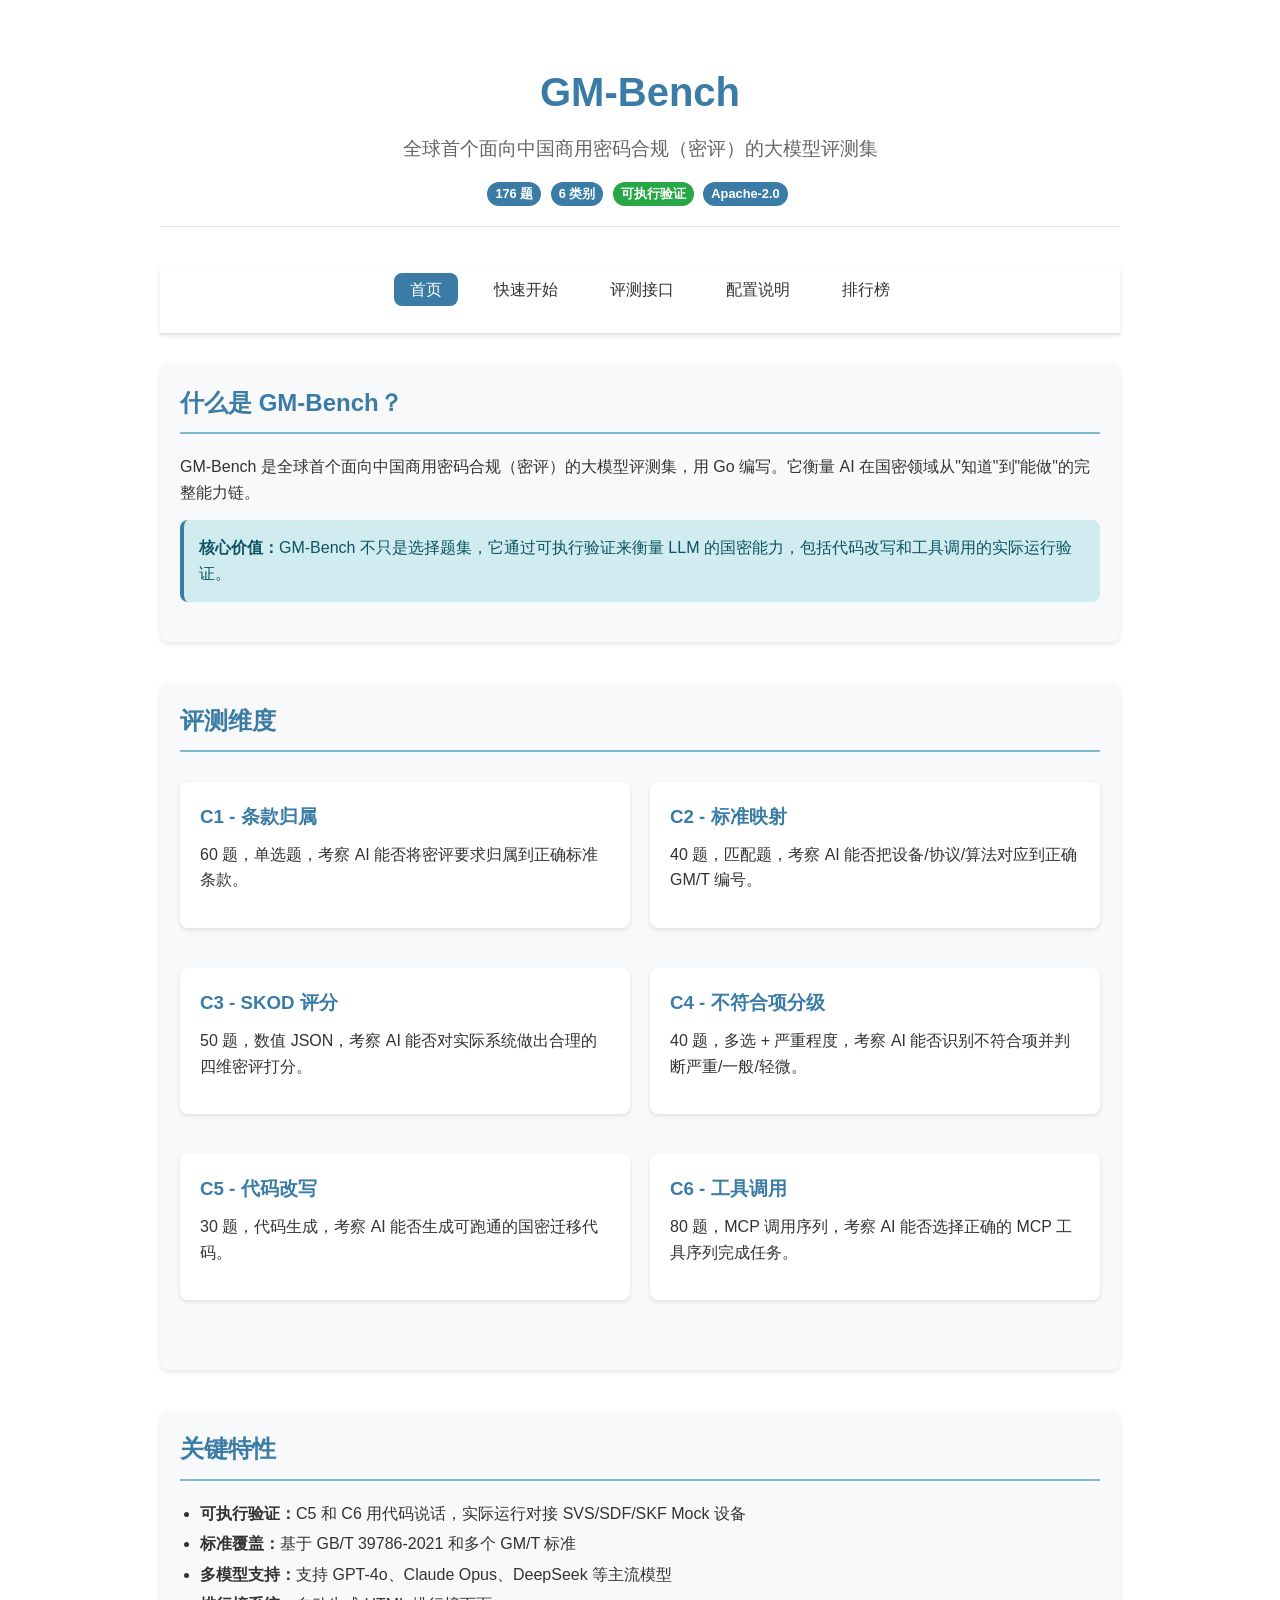
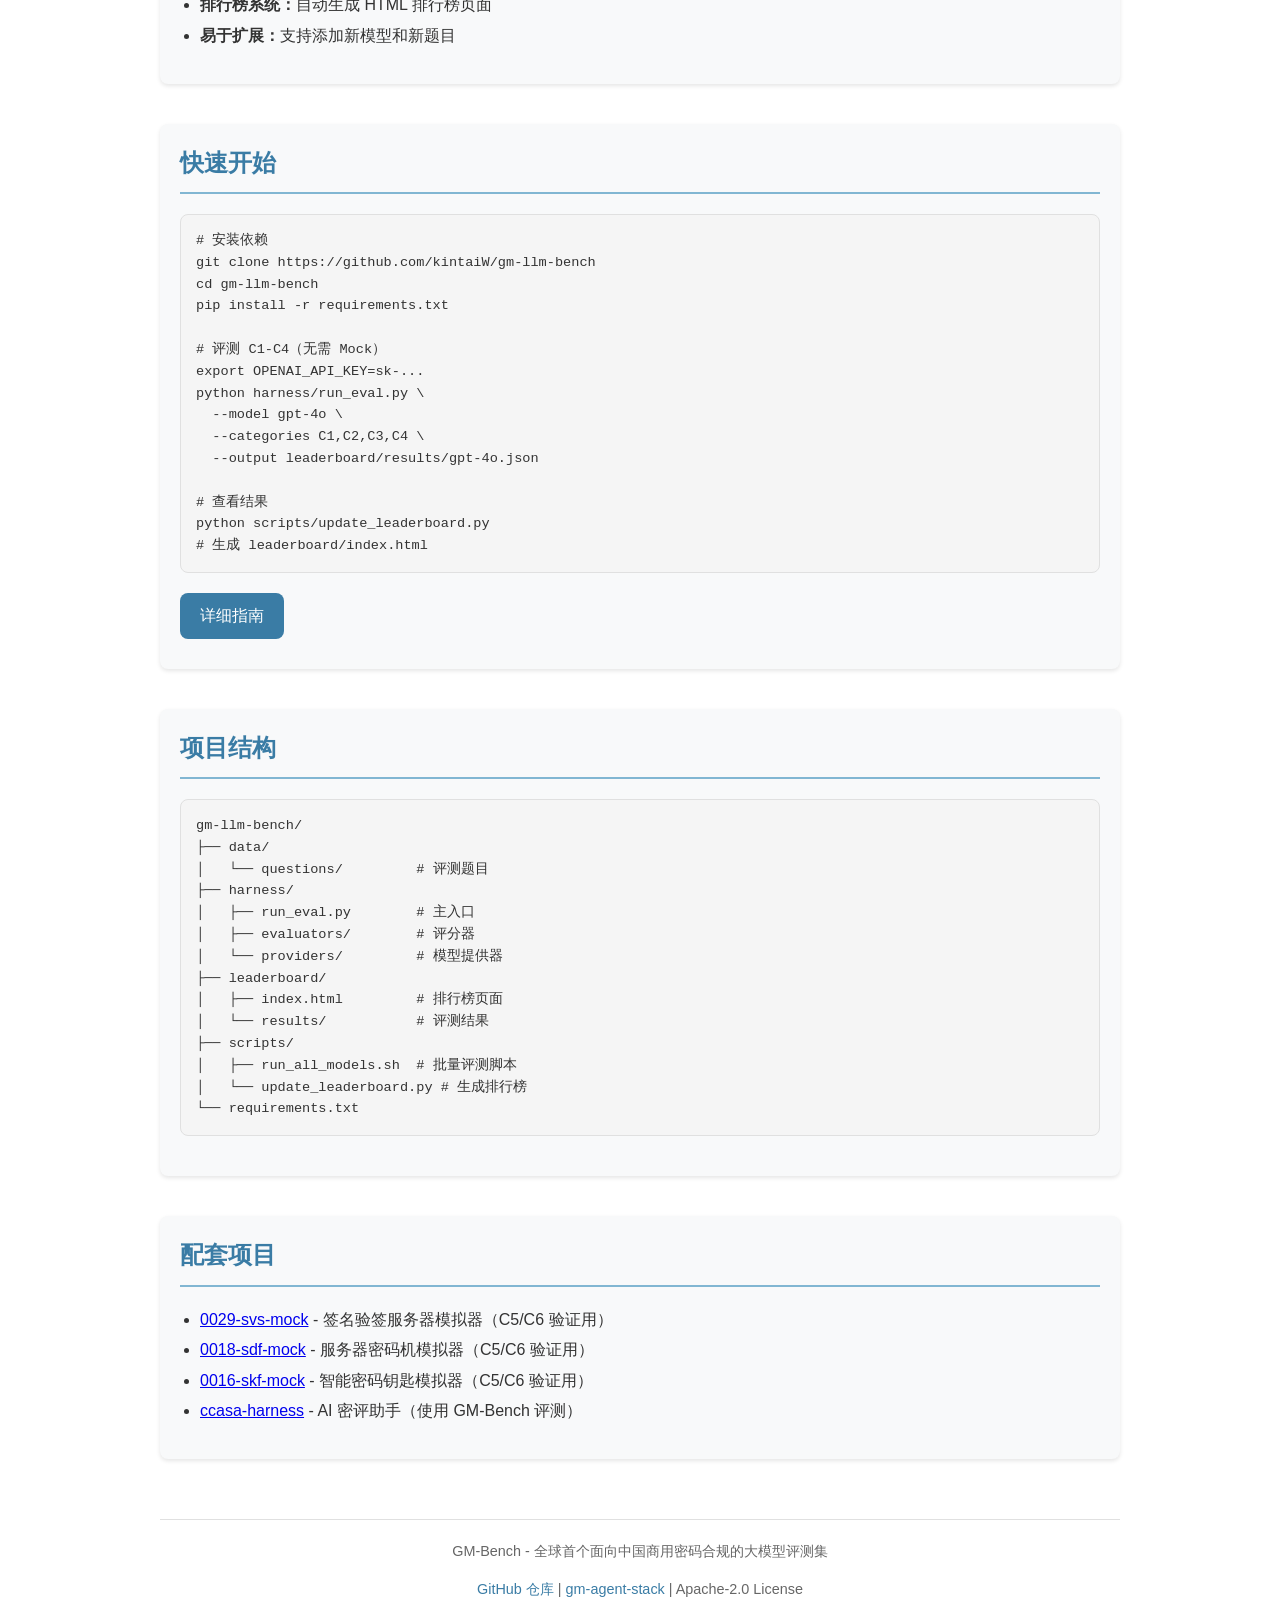
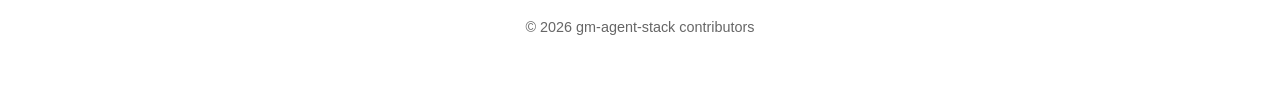
<file: docs/index.html>
<!DOCTYPE html>
<html lang="zh-CN">
<head>
    <meta charset="UTF-8">
    <meta name="viewport" content="width=device-width, initial-scale=1.0">
    <title>GM-Bench - 国密 LLM 能力评测基准</title>
    <link rel="stylesheet" href="assets/style.css">
</head>
<body>
    <header>
        <h1>GM-Bench</h1>
        <p>全球首个面向中国商用密码合规（密评）的大模型评测集</p>
        <div>
            <span class="badge badge-primary">176 题</span>
            <span class="badge badge-primary">6 类别</span>
            <span class="badge badge-success">可执行验证</span>
            <span class="badge badge-primary">Apache-2.0</span>
        </div>
    </header>

    <nav>
        <ul>
            <li><a href="index.html" class="active">首页</a></li>
            <li><a href="guide.html">快速开始</a></li>
            <li><a href="api.html">评测接口</a></li>
            <li><a href="config.html">配置说明</a></li>
            <li><a href="leaderboard.html">排行榜</a></li>
        </ul>
    </nav>

    <section>
        <h2>什么是 GM-Bench？</h2>
        <p>GM-Bench 是全球首个面向中国商用密码合规（密评）的大模型评测集，用 Go 编写。它衡量 AI 在国密领域从"知道"到"能做"的完整能力链。</p>
        
        <div class="alert alert-info">
            <strong>核心价值：</strong>GM-Bench 不只是选择题集，它通过可执行验证来衡量 LLM 的国密能力，包括代码改写和工具调用的实际运行验证。
        </div>
    </section>

    <section>
        <h2>评测维度</h2>
        <div class="features">
            <div class="card">
                <h3>C1 - 条款归属</h3>
                <p>60 题，单选题，考察 AI 能否将密评要求归属到正确标准条款。</p>
            </div>
            <div class="card">
                <h3>C2 - 标准映射</h3>
                <p>40 题，匹配题，考察 AI 能否把设备/协议/算法对应到正确 GM/T 编号。</p>
            </div>
            <div class="card">
                <h3>C3 - SKOD 评分</h3>
                <p>50 题，数值 JSON，考察 AI 能否对实际系统做出合理的四维密评打分。</p>
            </div>
            <div class="card">
                <h3>C4 - 不符合项分级</h3>
                <p>40 题，多选 + 严重程度，考察 AI 能否识别不符合项并判断严重/一般/轻微。</p>
            </div>
            <div class="card">
                <h3>C5 - 代码改写</h3>
                <p>30 题，代码生成，考察 AI 能否生成可跑通的国密迁移代码。</p>
            </div>
            <div class="card">
                <h3>C6 - 工具调用</h3>
                <p>80 题，MCP 调用序列，考察 AI 能否选择正确的 MCP 工具序列完成任务。</p>
            </div>
        </div>
    </section>

    <section>
        <h2>关键特性</h2>
        <ul>
            <li><strong>可执行验证：</strong>C5 和 C6 用代码说话，实际运行对接 SVS/SDF/SKF Mock 设备</li>
            <li><strong>标准覆盖：</strong>基于 GB/T 39786-2021 和多个 GM/T 标准</li>
            <li><strong>多模型支持：</strong>支持 GPT-4o、Claude Opus、DeepSeek 等主流模型</li>
            <li><strong>排行榜系统：</strong>自动生成 HTML 排行榜页面</li>
            <li><strong>易于扩展：</strong>支持添加新模型和新题目</li>
        </ul>
    </section>

    <section>
        <h2>快速开始</h2>
        <pre><code># 安装依赖
git clone https://github.com/kintaiW/gm-llm-bench
cd gm-llm-bench
pip install -r requirements.txt

# 评测 C1-C4（无需 Mock）
export OPENAI_API_KEY=sk-...
python harness/run_eval.py \
  --model gpt-4o \
  --categories C1,C2,C3,C4 \
  --output leaderboard/results/gpt-4o.json

# 查看结果
python scripts/update_leaderboard.py
# 生成 leaderboard/index.html</code></pre>
        <a href="guide.html" class="btn">详细指南</a>
    </section>

    <section>
        <h2>项目结构</h2>
        <pre><code>gm-llm-bench/
├── data/
│   └── questions/         # 评测题目
├── harness/
│   ├── run_eval.py        # 主入口
│   ├── evaluators/        # 评分器
│   └── providers/         # 模型提供器
├── leaderboard/
│   ├── index.html         # 排行榜页面
│   └── results/           # 评测结果
├── scripts/
│   ├── run_all_models.sh  # 批量评测脚本
│   └── update_leaderboard.py # 生成排行榜
└── requirements.txt</code></pre>
    </section>

    <section>
        <h2>配套项目</h2>
        <ul>
            <li><a href="https://github.com/kintaiW/0029-svs-mock">0029-svs-mock</a> - 签名验签服务器模拟器（C5/C6 验证用）</li>
            <li><a href="https://github.com/kintaiW/0018-sdf-mock">0018-sdf-mock</a> - 服务器密码机模拟器（C5/C6 验证用）</li>
            <li><a href="https://github.com/kintaiW/0016-skf-mock">0016-skf-mock</a> - 智能密码钥匙模拟器（C5/C6 验证用）</li>
            <li><a href="https://github.com/kintaiW/ccasa-harness">ccasa-harness</a> - AI 密评助手（使用 GM-Bench 评测）</li>
        </ul>
    </section>

    <footer>
        <p>GM-Bench - 全球首个面向中国商用密码合规的大模型评测集</p>
        <p><a href="https://github.com/kintaiW/gm-llm-bench">GitHub 仓库</a> | <a href="https://github.com/kintaiW/gm-agent-stack">gm-agent-stack</a> | Apache-2.0 License</p>
        <p>© 2026 gm-agent-stack contributors</p>
    </footer>
</body>
</html>
</file>
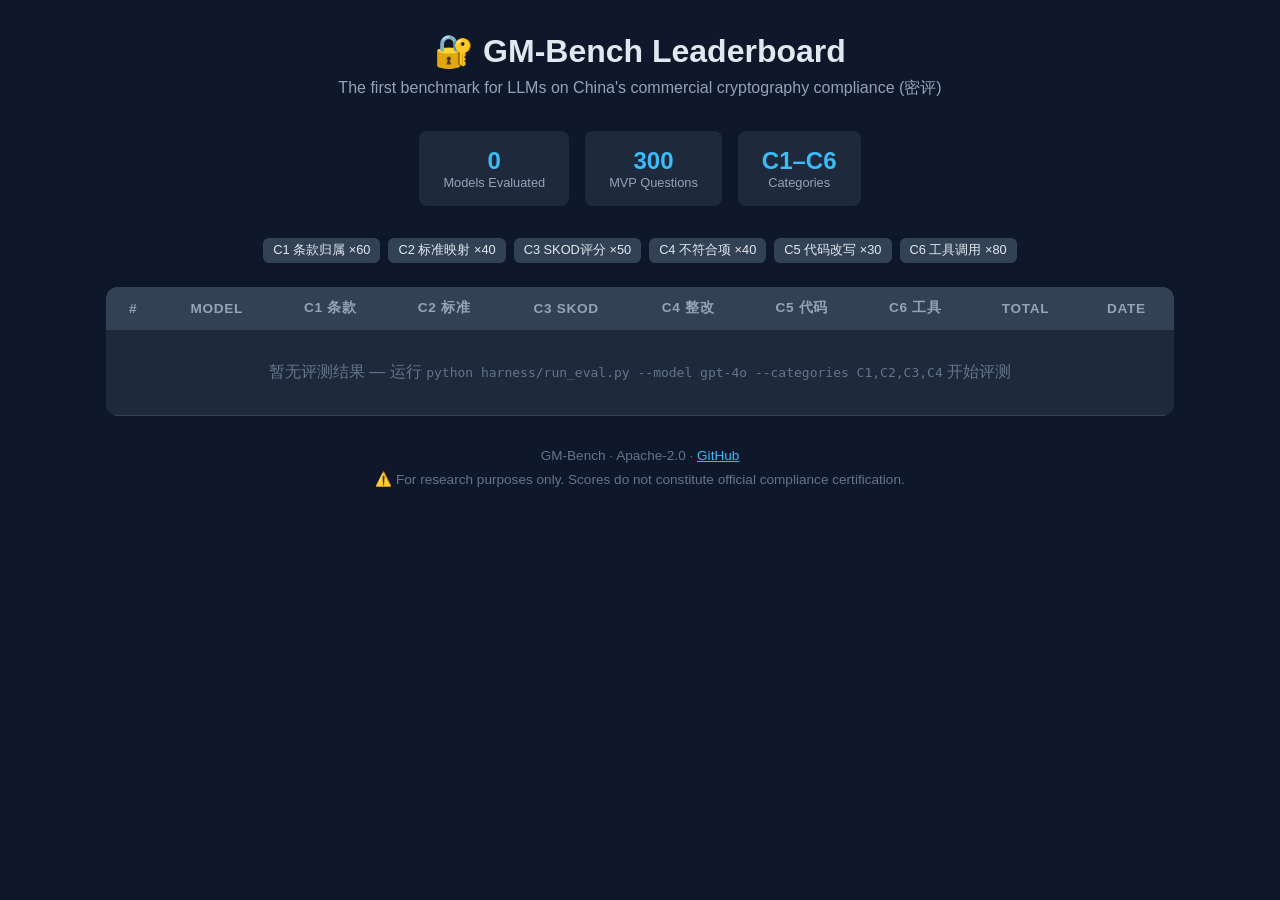
<file: leaderboard/index.html>
<!DOCTYPE html>
<html lang="zh">
<head>
  <meta charset="UTF-8">
  <meta name="viewport" content="width=device-width, initial-scale=1.0">
  <title>GM-Bench Leaderboard</title>
  <style>
    * { box-sizing: border-box; margin: 0; padding: 0; }
    body { font-family: -apple-system, BlinkMacSystemFont, 'Segoe UI', sans-serif; background: #0f172a; color: #e2e8f0; }
    .container { max-width: 1100px; margin: 0 auto; padding: 2rem 1rem; }
    h1 { font-size: 2rem; font-weight: 700; text-align: center; margin-bottom: 0.5rem; }
    .subtitle { text-align: center; color: #94a3b8; margin-bottom: 2rem; }
    table { width: 100%; border-collapse: collapse; background: #1e293b; border-radius: 12px; overflow: hidden; }
    thead tr { background: #334155; }
    th, td { padding: 12px 16px; text-align: center; border-bottom: 1px solid #334155; }
    th { font-size: 0.85rem; color: #94a3b8; text-transform: uppercase; letter-spacing: 0.05em; }
    td:nth-child(2) { text-align: left; }
    tr:hover { background: #243347; }
    .footer { text-align: center; margin-top: 2rem; color: #64748b; font-size: 0.85rem; }
    .stats { display: flex; gap: 1rem; justify-content: center; margin-bottom: 2rem; flex-wrap: wrap; }
    .stat { background: #1e293b; border-radius: 8px; padding: 1rem 1.5rem; text-align: center; }
    .stat-num { font-size: 1.5rem; font-weight: 700; color: #38bdf8; }
    .stat-label { font-size: 0.8rem; color: #94a3b8; }
    .cat-desc { display: flex; gap: 0.5rem; flex-wrap: wrap; justify-content: center; margin-bottom: 1.5rem; }
    .cat-badge { background: #334155; border-radius: 6px; padding: 4px 10px; font-size: 0.8rem; }
  </style>
</head>
<body>
  <div class="container">
    <h1>🔐 GM-Bench Leaderboard</h1>
    <p class="subtitle">The first benchmark for LLMs on China's commercial cryptography compliance (密评)</p>

    <div class="stats">
      <div class="stat"><div class="stat-num" id="model-count">0</div><div class="stat-label">Models Evaluated</div></div>
      <div class="stat"><div class="stat-num">300</div><div class="stat-label">MVP Questions</div></div>
      <div class="stat"><div class="stat-num">C1–C6</div><div class="stat-label">Categories</div></div>
    </div>

    <div class="cat-desc">
      <span class="cat-badge">C1 条款归属 ×60</span>
      <span class="cat-badge">C2 标准映射 ×40</span>
      <span class="cat-badge">C3 SKOD评分 ×50</span>
      <span class="cat-badge">C4 不符合项 ×40</span>
      <span class="cat-badge">C5 代码改写 ×30</span>
      <span class="cat-badge">C6 工具调用 ×80</span>
    </div>

    <table>
      <thead>
        <tr>
          <th>#</th>
          <th>Model</th>
          <th>C1 条款</th>
          <th>C2 标准</th>
          <th>C3 SKOD</th>
          <th>C4 整改</th>
          <th>C5 代码</th>
          <th>C6 工具</th>
          <th>Total</th>
          <th>Date</th>
        </tr>
      </thead>
      <tbody id="lb-body">
        <tr>
          <td colspan="10" style="text-align:center;padding:2rem;color:#64748b">
            暂无评测结果 — 运行 <code>python harness/run_eval.py --model gpt-4o --categories C1,C2,C3,C4</code> 开始评测
          </td>
        </tr>
      </tbody>
    </table>

    <div class="footer">
      <p>GM-Bench · Apache-2.0 · <a href="https://github.com/yourusername/gm-llm-bench" style="color:#38bdf8">GitHub</a></p>
      <p style="margin-top:0.5rem">⚠️ For research purposes only. Scores do not constitute official compliance certification.</p>
    </div>
  </div>

  <script>
    // 动态加载 results/*.json 并渲染排行榜
    async function loadResults() {
      const models = [];
      const categories = ['C1','C2','C3','C4','C5','C6'];

      // 尝试加载已知结果文件（由 update_leaderboard.py 注入）
      const RESULTS = window.GM_BENCH_RESULTS || [];

      RESULTS.sort((a, b) => b.total_pct - a.total_pct);
      document.getElementById('model-count').textContent = RESULTS.length;

      if (RESULTS.length === 0) return;

      const tbody = document.getElementById('lb-body');
      tbody.innerHTML = '';

      RESULTS.forEach((row, i) => {
        const medals = ['🥇','🥈','🥉'];
        const rank = i < 3 ? medals[i] : (i + 1);
        const catCells = categories.map(cat => {
          const v = row[cat] ?? '-';
          if (v === '-') return '<td>—</td>';
          const color = v >= 80 ? '#22c55e' : v >= 60 ? '#f59e0b' : '#ef4444';
          return `<td style="color:${color}">${v}%</td>`;
        }).join('');

        tbody.innerHTML += `
          <tr>
            <td>${rank}</td>
            <td><strong>${row.model}</strong></td>
            ${catCells}
            <td><strong>${row.total_pct}%</strong></td>
            <td style="font-size:0.8em;color:#6b7280">${(row.timestamp||'').substring(0,10)}</td>
          </tr>`;
      });
    }
    loadResults();
  </script>
</body>
</html>
</file>
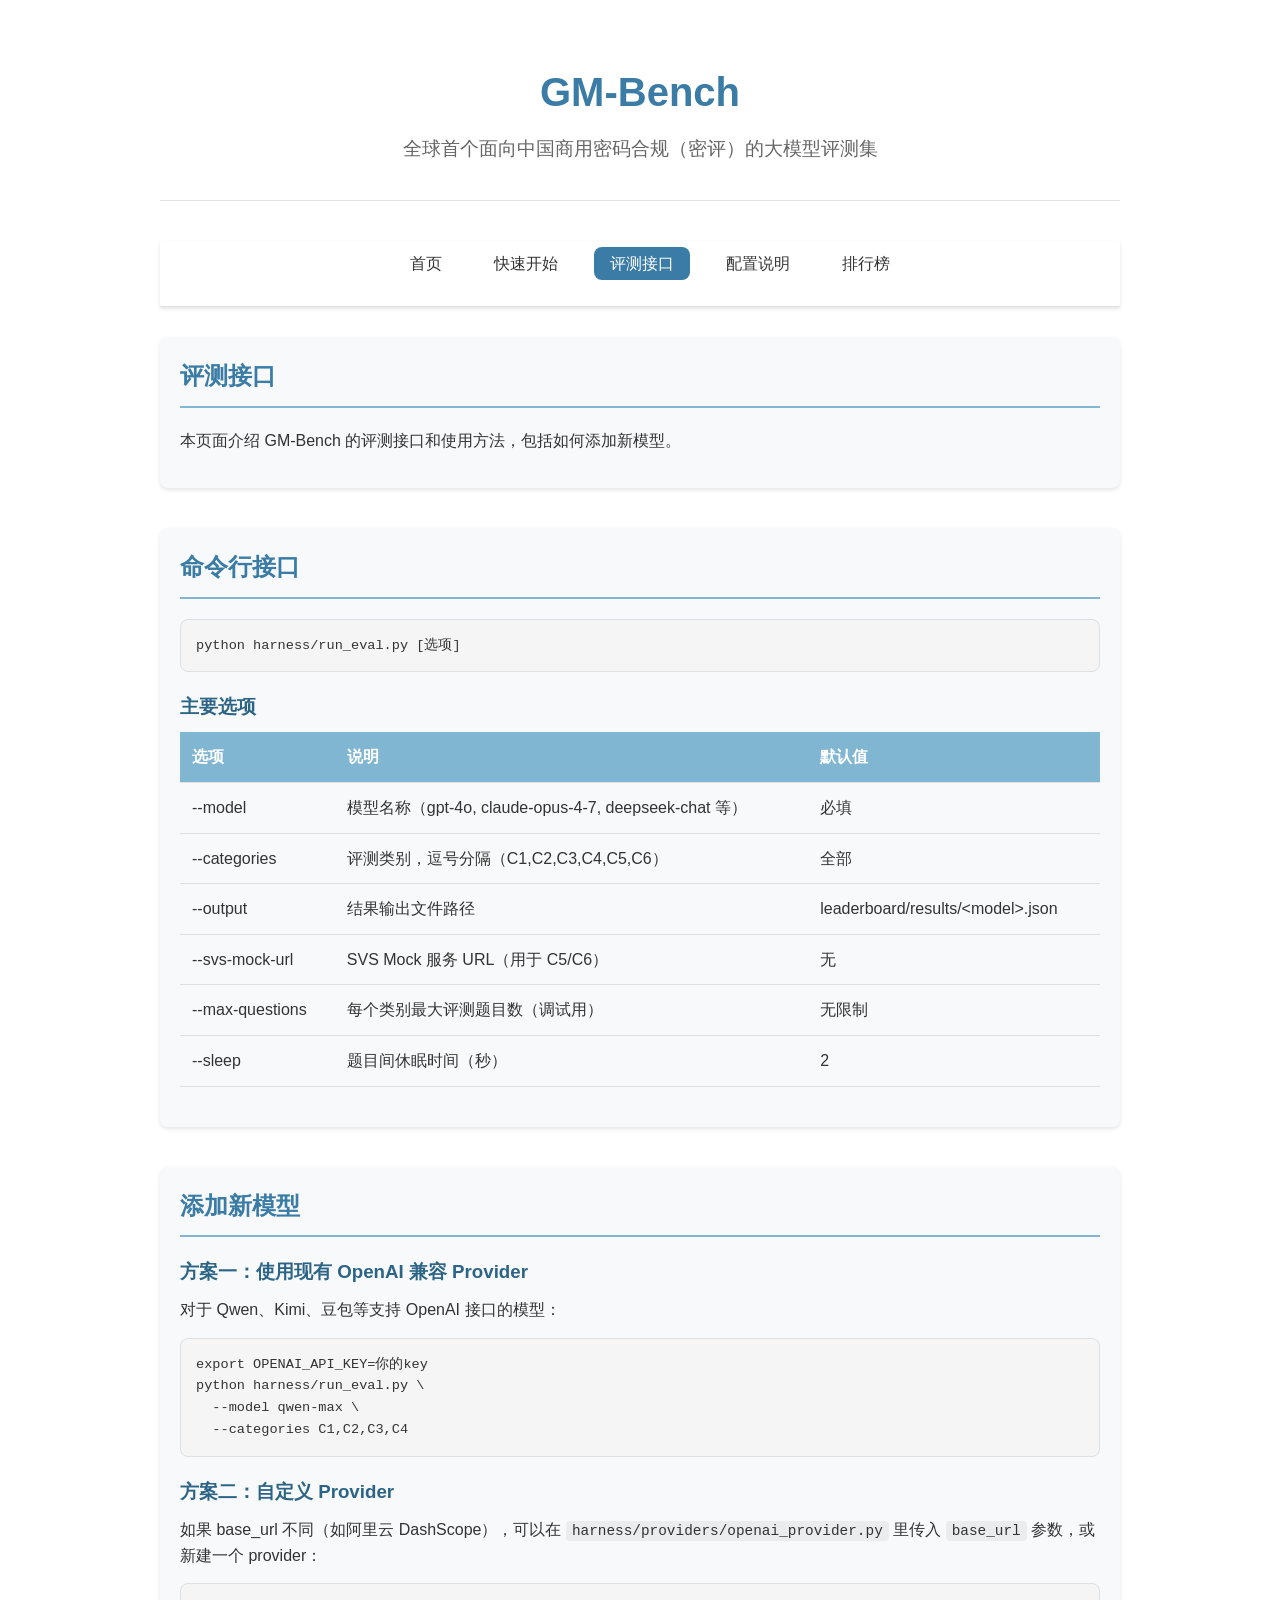
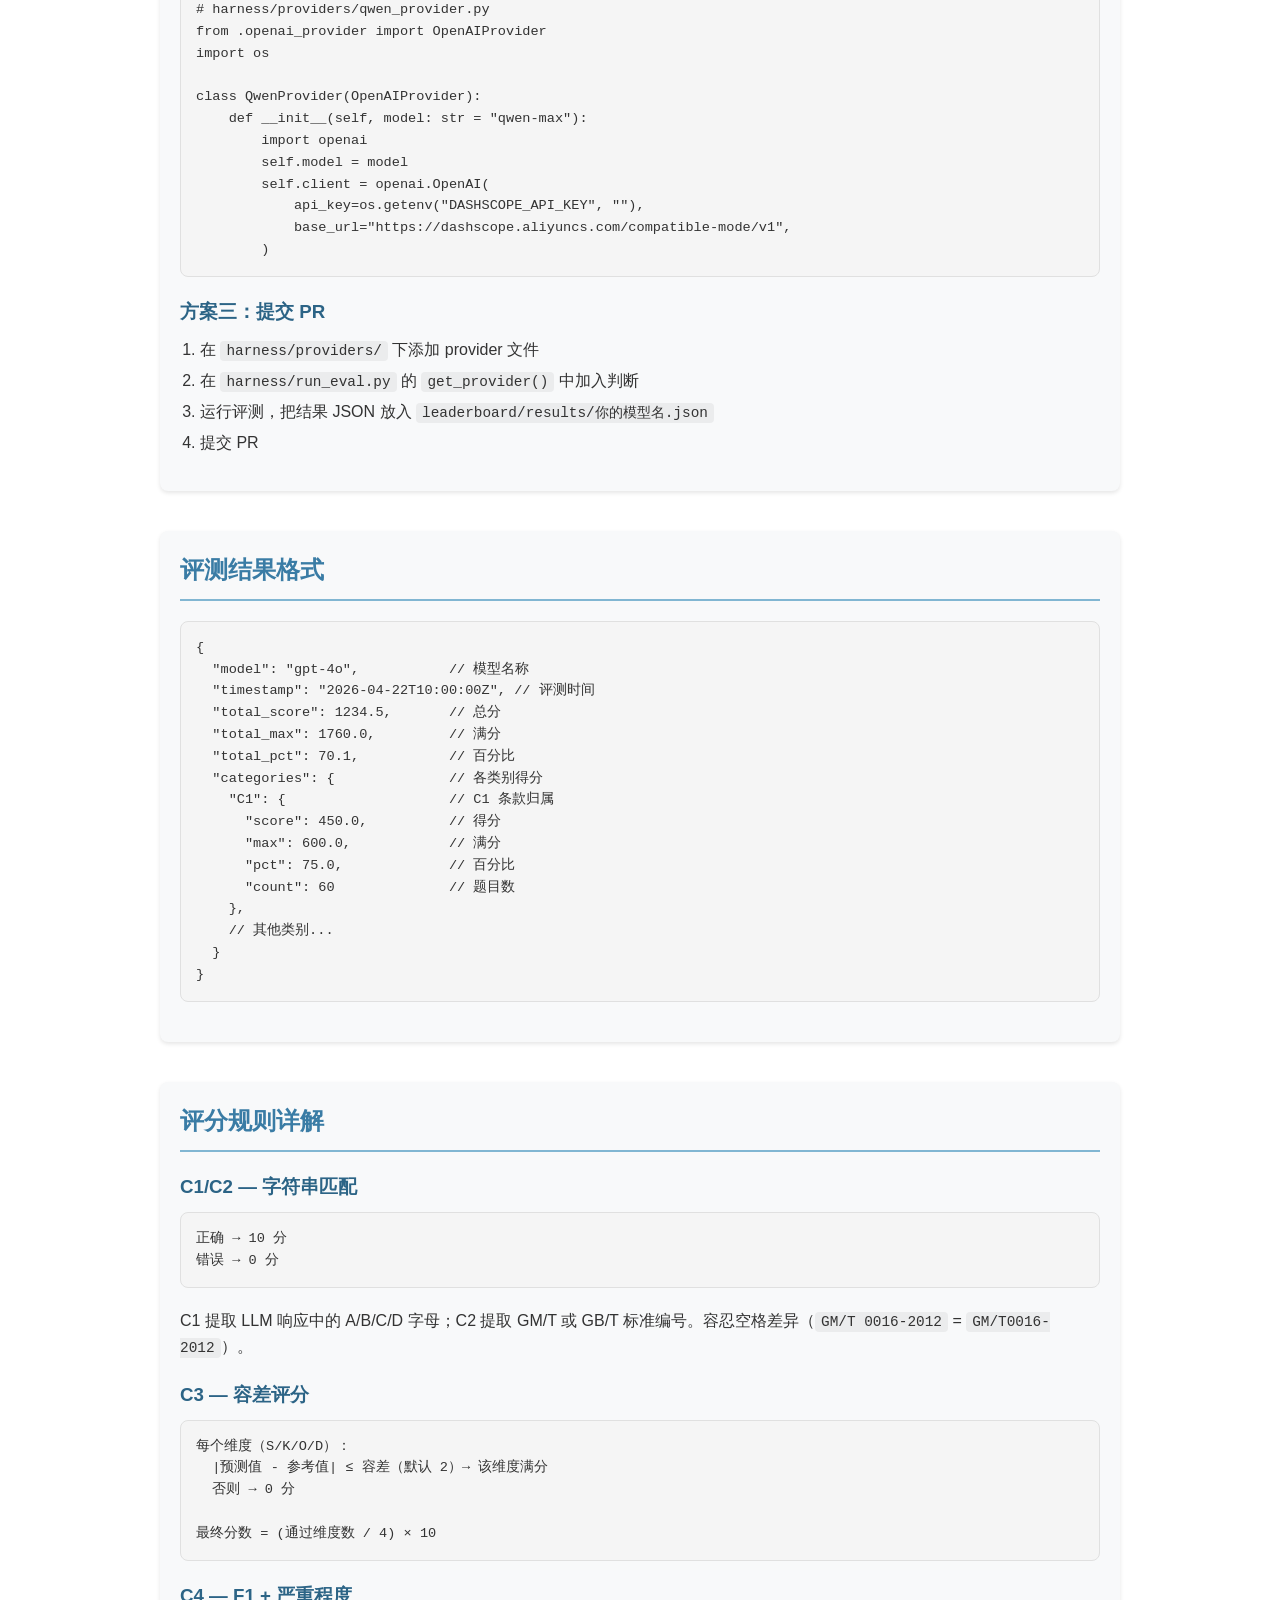
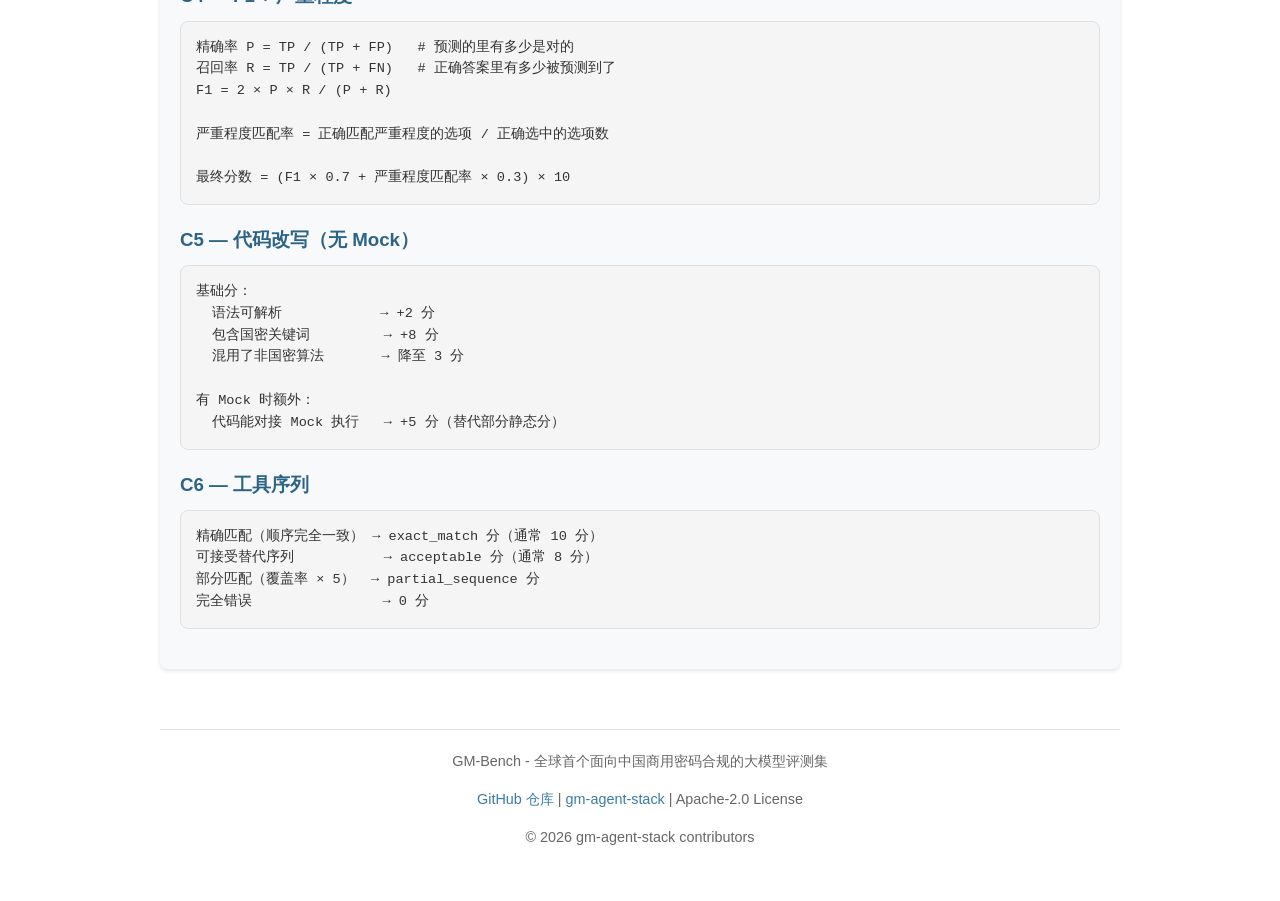
<file: docs/api.html>
<!DOCTYPE html>
<html lang="zh-CN">
<head>
    <meta charset="UTF-8">
    <meta name="viewport" content="width=device-width, initial-scale=1.0">
    <title>评测接口 - GM-Bench</title>
    <link rel="stylesheet" href="assets/style.css">
</head>
<body>
    <header>
        <h1>GM-Bench</h1>
        <p>全球首个面向中国商用密码合规（密评）的大模型评测集</p>
    </header>

    <nav>
        <ul>
            <li><a href="index.html">首页</a></li>
            <li><a href="guide.html">快速开始</a></li>
            <li><a href="api.html" class="active">评测接口</a></li>
            <li><a href="config.html">配置说明</a></li>
            <li><a href="leaderboard.html">排行榜</a></li>
        </ul>
    </nav>

    <section>
        <h2>评测接口</h2>
        <p>本页面介绍 GM-Bench 的评测接口和使用方法，包括如何添加新模型。</p>
    </section>

    <section>
        <h2>命令行接口</h2>
        <pre><code>python harness/run_eval.py [选项]</code></pre>
        
        <h3>主要选项</h3>
        <table>
            <thead>
                <tr>
                    <th>选项</th>
                    <th>说明</th>
                    <th>默认值</th>
                </tr>
            </thead>
            <tbody>
                <tr>
                    <td>--model</td>
                    <td>模型名称（gpt-4o, claude-opus-4-7, deepseek-chat 等）</td>
                    <td>必填</td>
                </tr>
                <tr>
                    <td>--categories</td>
                    <td>评测类别，逗号分隔（C1,C2,C3,C4,C5,C6）</td>
                    <td>全部</td>
                </tr>
                <tr>
                    <td>--output</td>
                    <td>结果输出文件路径</td>
                    <td>leaderboard/results/&lt;model&gt;.json</td>
                </tr>
                <tr>
                    <td>--svs-mock-url</td>
                    <td>SVS Mock 服务 URL（用于 C5/C6）</td>
                    <td>无</td>
                </tr>
                <tr>
                    <td>--max-questions</td>
                    <td>每个类别最大评测题目数（调试用）</td>
                    <td>无限制</td>
                </tr>
                <tr>
                    <td>--sleep</td>
                    <td>题目间休眠时间（秒）</td>
                    <td>2</td>
                </tr>
            </tbody>
        </table>
    </section>

    <section>
        <h2>添加新模型</h2>
        <h3>方案一：使用现有 OpenAI 兼容 Provider</h3>
        <p>对于 Qwen、Kimi、豆包等支持 OpenAI 接口的模型：</p>
        <pre><code>export OPENAI_API_KEY=你的key
python harness/run_eval.py \
  --model qwen-max \
  --categories C1,C2,C3,C4</code></pre>

        <h3>方案二：自定义 Provider</h3>
        <p>如果 base_url 不同（如阿里云 DashScope），可以在 <code>harness/providers/openai_provider.py</code> 里传入 <code>base_url</code> 参数，或新建一个 provider：</p>
        <pre><code># harness/providers/qwen_provider.py
from .openai_provider import OpenAIProvider
import os

class QwenProvider(OpenAIProvider):
    def __init__(self, model: str = "qwen-max"):
        import openai
        self.model = model
        self.client = openai.OpenAI(
            api_key=os.getenv("DASHSCOPE_API_KEY", ""),
            base_url="https://dashscope.aliyuncs.com/compatible-mode/v1",
        )</code></pre>

        <h3>方案三：提交 PR</h3>
        <ol>
            <li>在 <code>harness/providers/</code> 下添加 provider 文件</li>
            <li>在 <code>harness/run_eval.py</code> 的 <code>get_provider()</code> 中加入判断</li>
            <li>运行评测，把结果 JSON 放入 <code>leaderboard/results/你的模型名.json</code></li>
            <li>提交 PR</li>
        </ol>
    </section>

    <section>
        <h2>评测结果格式</h2>
        <pre><code>{
  "model": "gpt-4o",           // 模型名称
  "timestamp": "2026-04-22T10:00:00Z", // 评测时间
  "total_score": 1234.5,       // 总分
  "total_max": 1760.0,         // 满分
  "total_pct": 70.1,           // 百分比
  "categories": {              // 各类别得分
    "C1": {                    // C1 条款归属
      "score": 450.0,          // 得分
      "max": 600.0,            // 满分
      "pct": 75.0,             // 百分比
      "count": 60              // 题目数
    },
    // 其他类别...
  }
}</code></pre>
    </section>

    <section>
        <h2>评分规则详解</h2>
        <h3>C1/C2 — 字符串匹配</h3>
        <pre><code>正确 → 10 分
错误 → 0 分</code></pre>
        <p>C1 提取 LLM 响应中的 A/B/C/D 字母；C2 提取 GM/T 或 GB/T 标准编号。容忍空格差异（<code>GM/T 0016-2012</code> = <code>GM/T0016-2012</code>）。</p>

        <h3>C3 — 容差评分</h3>
        <pre><code>每个维度（S/K/O/D）：
  |预测值 - 参考值| ≤ 容差（默认 2）→ 该维度满分
  否则 → 0 分

最终分数 = (通过维度数 / 4) × 10</code></pre>

        <h3>C4 — F1 + 严重程度</h3>
        <pre><code>精确率 P = TP / (TP + FP)   # 预测的里有多少是对的
召回率 R = TP / (TP + FN)   # 正确答案里有多少被预测到了
F1 = 2 × P × R / (P + R)

严重程度匹配率 = 正确匹配严重程度的选项 / 正确选中的选项数

最终分数 = (F1 × 0.7 + 严重程度匹配率 × 0.3) × 10</code></pre>

        <h3>C5 — 代码改写（无 Mock）</h3>
        <pre><code>基础分：
  语法可解析            → +2 分
  包含国密关键词         → +8 分
  混用了非国密算法       → 降至 3 分

有 Mock 时额外：
  代码能对接 Mock 执行   → +5 分（替代部分静态分）</code></pre>

        <h3>C6 — 工具序列</h3>
        <pre><code>精确匹配（顺序完全一致） → exact_match 分（通常 10 分）
可接受替代序列           → acceptable 分（通常 8 分）
部分匹配（覆盖率 × 5）  → partial_sequence 分
完全错误                → 0 分</code></pre>
    </section>

    <footer>
        <p>GM-Bench - 全球首个面向中国商用密码合规的大模型评测集</p>
        <p><a href="https://github.com/kintaiW/gm-llm-bench">GitHub 仓库</a> | <a href="https://github.com/kintaiW/gm-agent-stack">gm-agent-stack</a> | Apache-2.0 License</p>
        <p>© 2026 gm-agent-stack contributors</p>
    </footer>
</body>
</html>
</file>
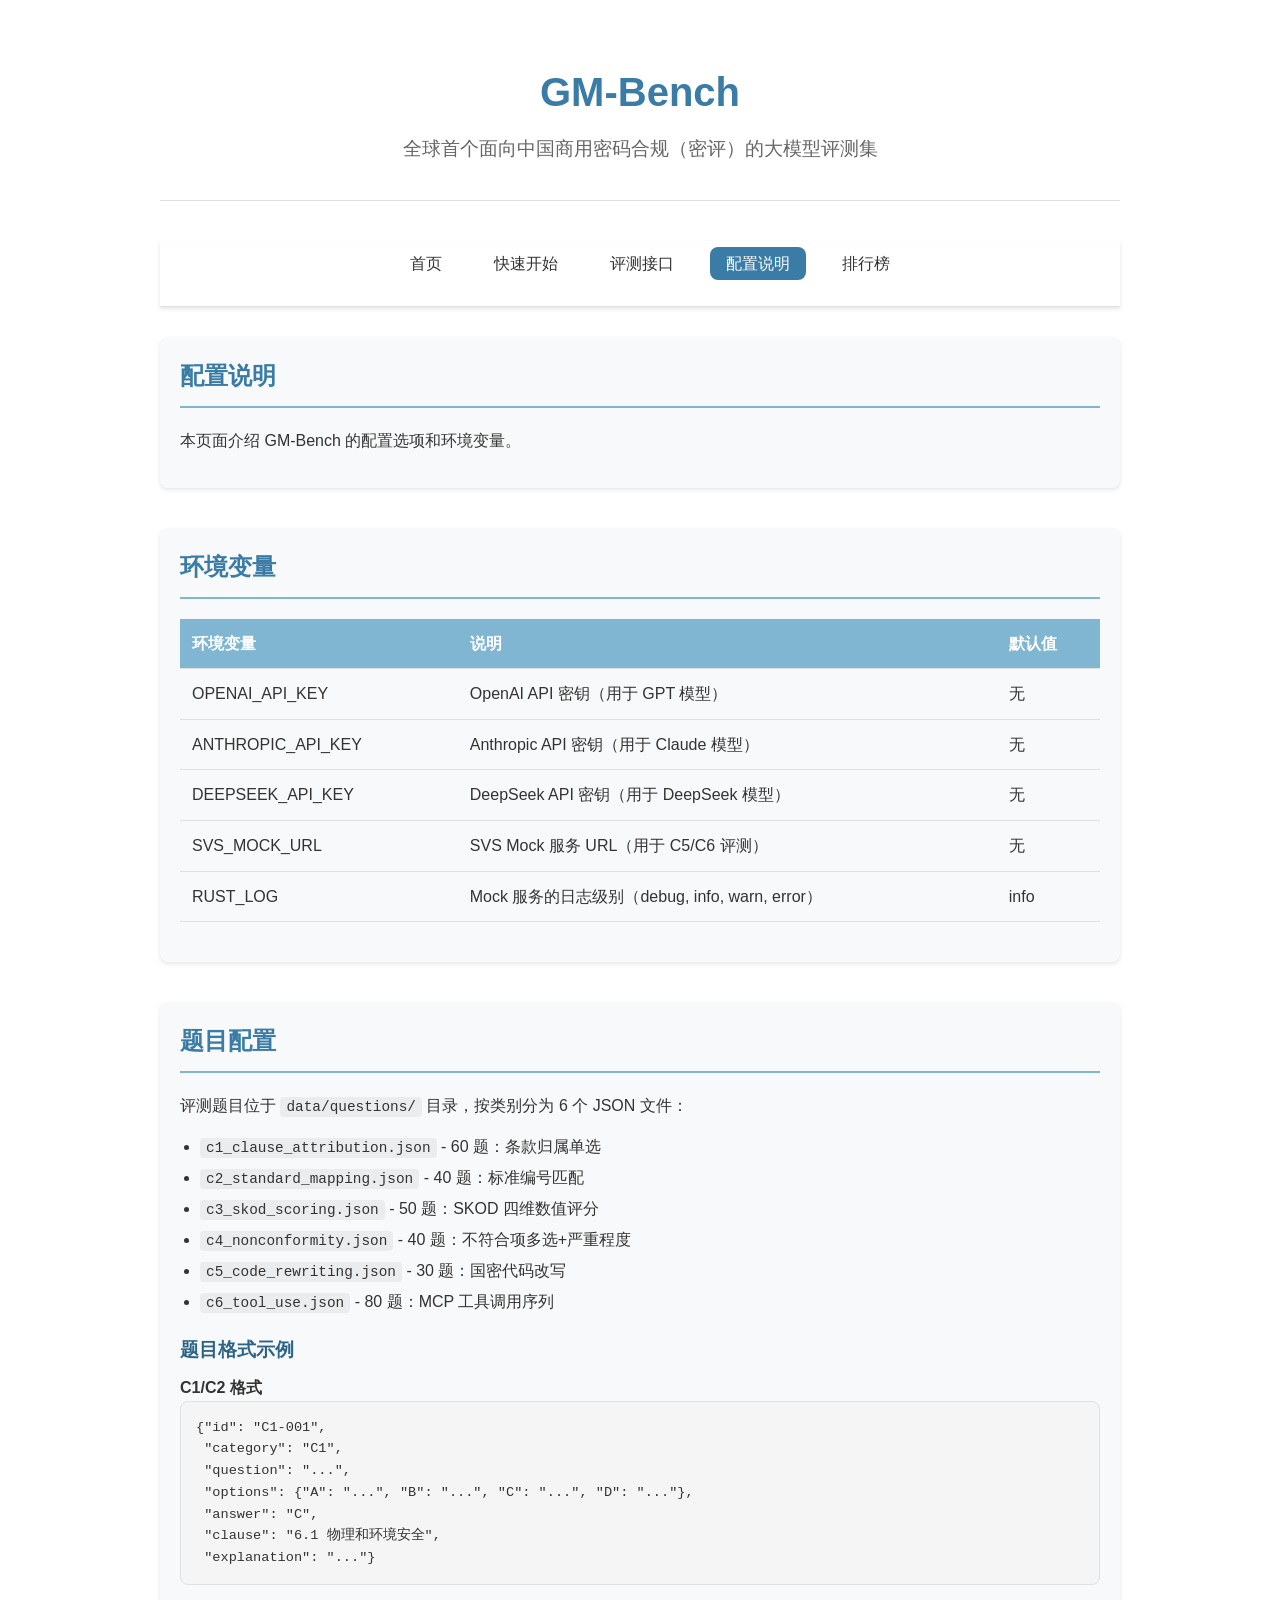
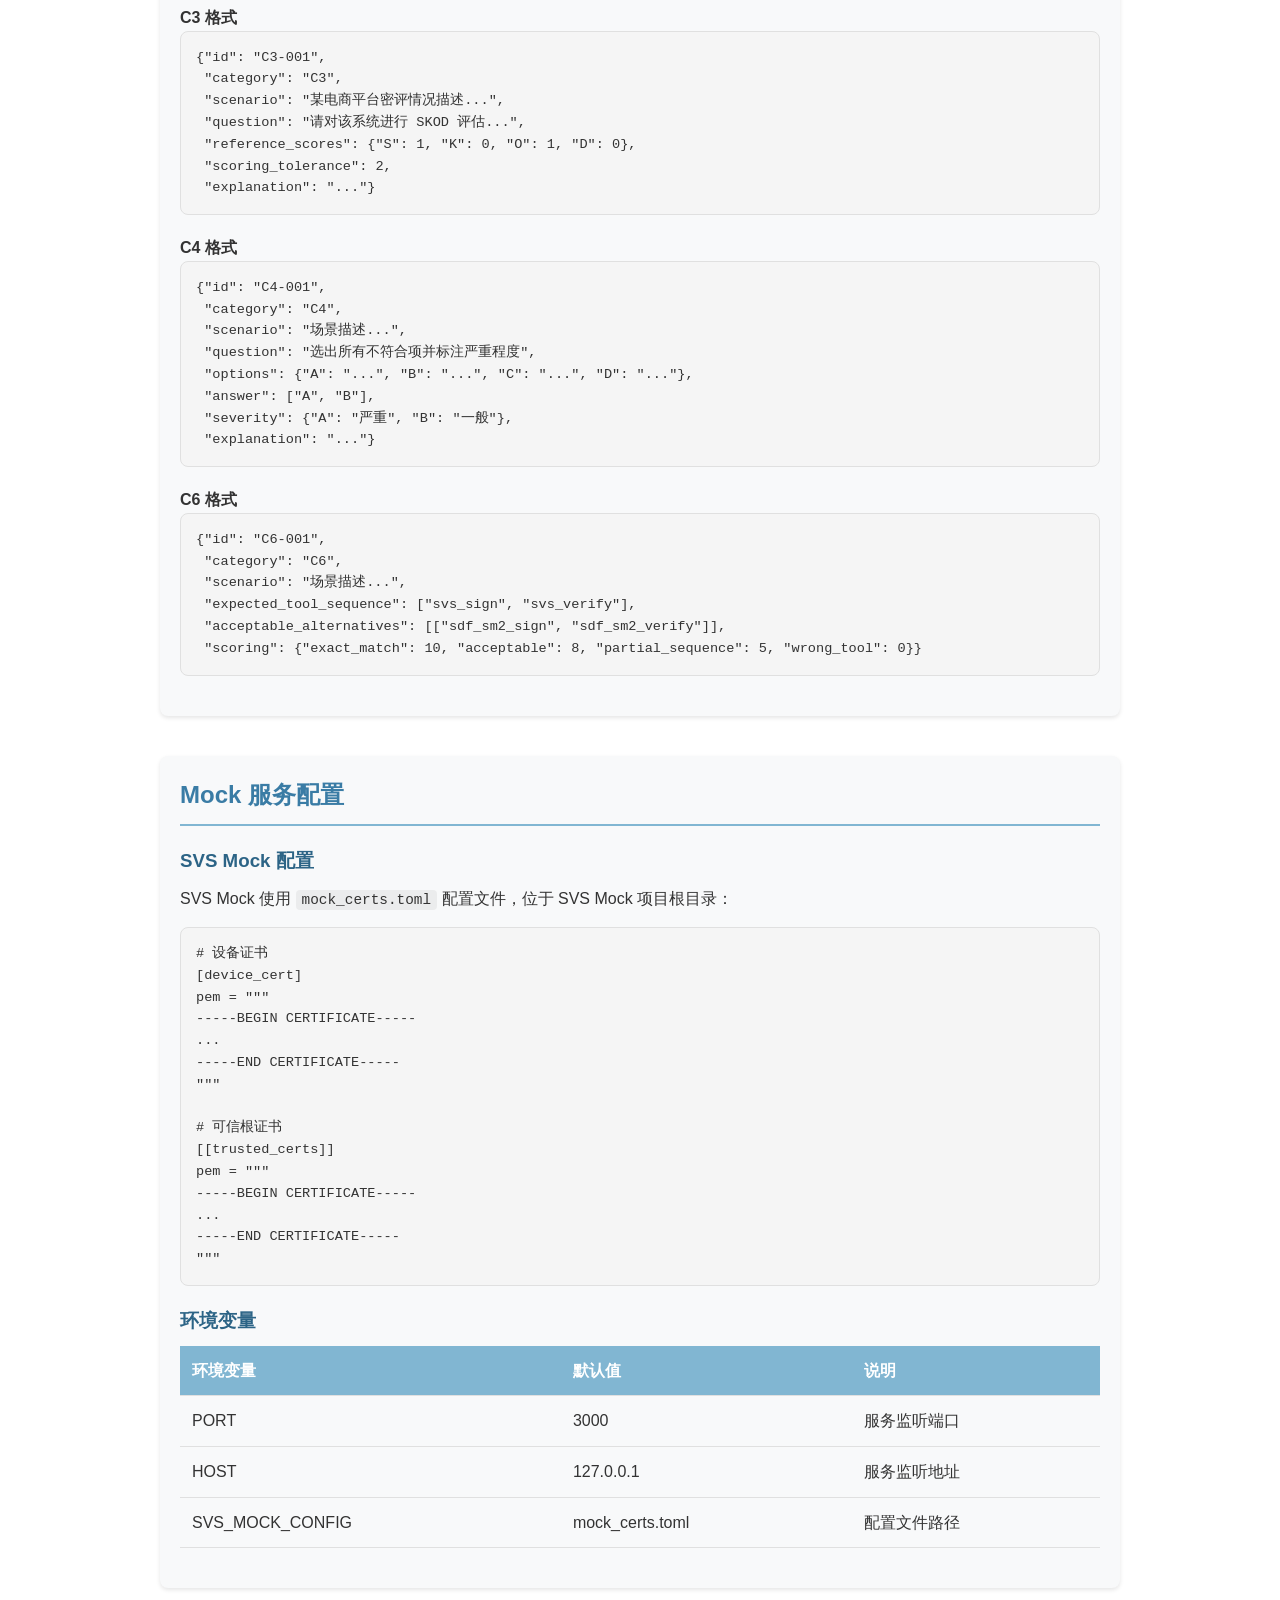
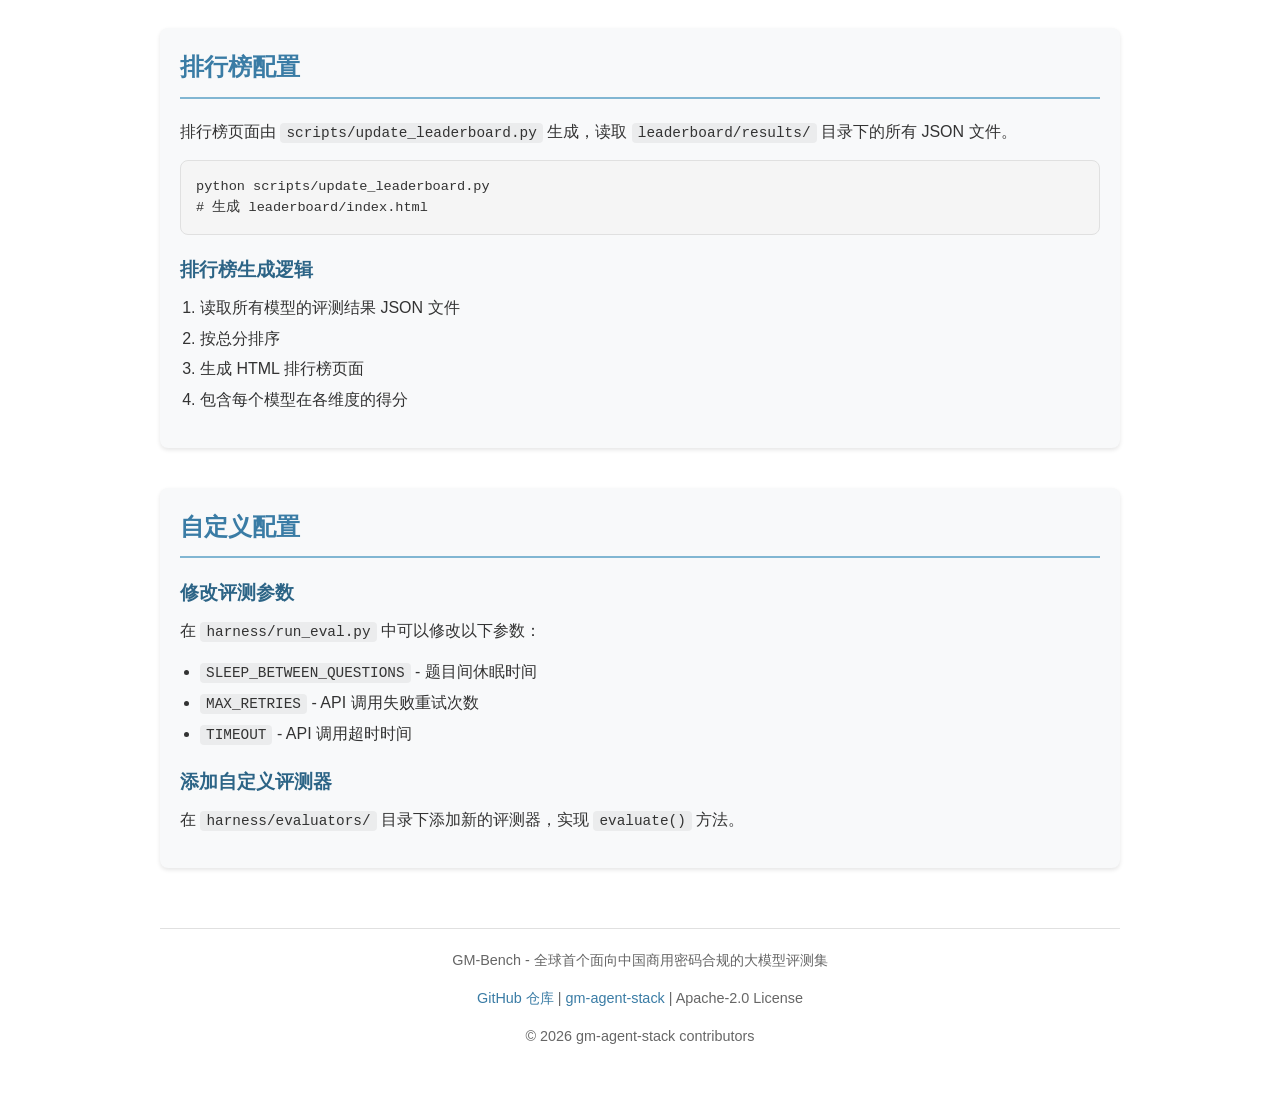
<file: docs/config.html>
<!DOCTYPE html>
<html lang="zh-CN">
<head>
    <meta charset="UTF-8">
    <meta name="viewport" content="width=device-width, initial-scale=1.0">
    <title>配置说明 - GM-Bench</title>
    <link rel="stylesheet" href="assets/style.css">
</head>
<body>
    <header>
        <h1>GM-Bench</h1>
        <p>全球首个面向中国商用密码合规（密评）的大模型评测集</p>
    </header>

    <nav>
        <ul>
            <li><a href="index.html">首页</a></li>
            <li><a href="guide.html">快速开始</a></li>
            <li><a href="api.html">评测接口</a></li>
            <li><a href="config.html" class="active">配置说明</a></li>
            <li><a href="leaderboard.html">排行榜</a></li>
        </ul>
    </nav>

    <section>
        <h2>配置说明</h2>
        <p>本页面介绍 GM-Bench 的配置选项和环境变量。</p>
    </section>

    <section>
        <h2>环境变量</h2>
        <table>
            <thead>
                <tr>
                    <th>环境变量</th>
                    <th>说明</th>
                    <th>默认值</th>
                </tr>
            </thead>
            <tbody>
                <tr>
                    <td>OPENAI_API_KEY</td>
                    <td>OpenAI API 密钥（用于 GPT 模型）</td>
                    <td>无</td>
                </tr>
                <tr>
                    <td>ANTHROPIC_API_KEY</td>
                    <td>Anthropic API 密钥（用于 Claude 模型）</td>
                    <td>无</td>
                </tr>
                <tr>
                    <td>DEEPSEEK_API_KEY</td>
                    <td>DeepSeek API 密钥（用于 DeepSeek 模型）</td>
                    <td>无</td>
                </tr>
                <tr>
                    <td>SVS_MOCK_URL</td>
                    <td>SVS Mock 服务 URL（用于 C5/C6 评测）</td>
                    <td>无</td>
                </tr>
                <tr>
                    <td>RUST_LOG</td>
                    <td>Mock 服务的日志级别（debug, info, warn, error）</td>
                    <td>info</td>
                </tr>
            </tbody>
        </table>
    </section>

    <section>
        <h2>题目配置</h2>
        <p>评测题目位于 <code>data/questions/</code> 目录，按类别分为 6 个 JSON 文件：</p>
        <ul>
            <li><code>c1_clause_attribution.json</code> - 60 题：条款归属单选</li>
            <li><code>c2_standard_mapping.json</code> - 40 题：标准编号匹配</li>
            <li><code>c3_skod_scoring.json</code> - 50 题：SKOD 四维数值评分</li>
            <li><code>c4_nonconformity.json</code> - 40 题：不符合项多选+严重程度</li>
            <li><code>c5_code_rewriting.json</code> - 30 题：国密代码改写</li>
            <li><code>c6_tool_use.json</code> - 80 题：MCP 工具调用序列</li>
        </ul>

        <h3>题目格式示例</h3>
        <h4>C1/C2 格式</h4>
        <pre><code>{"id": "C1-001",
 "category": "C1",
 "question": "...",
 "options": {"A": "...", "B": "...", "C": "...", "D": "..."},
 "answer": "C",
 "clause": "6.1 物理和环境安全",
 "explanation": "..."}</code></pre>

        <h4>C3 格式</h4>
        <pre><code>{"id": "C3-001",
 "category": "C3",
 "scenario": "某电商平台密评情况描述...",
 "question": "请对该系统进行 SKOD 评估...",
 "reference_scores": {"S": 1, "K": 0, "O": 1, "D": 0},
 "scoring_tolerance": 2,
 "explanation": "..."}</code></pre>

        <h4>C4 格式</h4>
        <pre><code>{"id": "C4-001",
 "category": "C4",
 "scenario": "场景描述...",
 "question": "选出所有不符合项并标注严重程度",
 "options": {"A": "...", "B": "...", "C": "...", "D": "..."},
 "answer": ["A", "B"],
 "severity": {"A": "严重", "B": "一般"},
 "explanation": "..."}</code></pre>

        <h4>C6 格式</h4>
        <pre><code>{"id": "C6-001",
 "category": "C6",
 "scenario": "场景描述...",
 "expected_tool_sequence": ["svs_sign", "svs_verify"],
 "acceptable_alternatives": [["sdf_sm2_sign", "sdf_sm2_verify"]],
 "scoring": {"exact_match": 10, "acceptable": 8, "partial_sequence": 5, "wrong_tool": 0}}</code></pre>
    </section>

    <section>
        <h2>Mock 服务配置</h2>
        <h3>SVS Mock 配置</h3>
        <p>SVS Mock 使用 <code>mock_certs.toml</code> 配置文件，位于 SVS Mock 项目根目录：</p>
        <pre><code># 设备证书
[device_cert]
pem = """
-----BEGIN CERTIFICATE-----
...
-----END CERTIFICATE-----
"""

# 可信根证书
[[trusted_certs]]
pem = """
-----BEGIN CERTIFICATE-----
...
-----END CERTIFICATE-----
"""
</code></pre>

        <h3>环境变量</h3>
        <table>
            <thead>
                <tr>
                    <th>环境变量</th>
                    <th>默认值</th>
                    <th>说明</th>
                </tr>
            </thead>
            <tbody>
                <tr>
                    <td>PORT</td>
                    <td>3000</td>
                    <td>服务监听端口</td>
                </tr>
                <tr>
                    <td>HOST</td>
                    <td>127.0.0.1</td>
                    <td>服务监听地址</td>
                </tr>
                <tr>
                    <td>SVS_MOCK_CONFIG</td>
                    <td>mock_certs.toml</td>
                    <td>配置文件路径</td>
                </tr>
            </tbody>
        </table>
    </section>

    <section>
        <h2>排行榜配置</h2>
        <p>排行榜页面由 <code>scripts/update_leaderboard.py</code> 生成，读取 <code>leaderboard/results/</code> 目录下的所有 JSON 文件。</p>
        <pre><code>python scripts/update_leaderboard.py
# 生成 leaderboard/index.html</code></pre>

        <h3>排行榜生成逻辑</h3>
        <ol>
            <li>读取所有模型的评测结果 JSON 文件</li>
            <li>按总分排序</li>
            <li>生成 HTML 排行榜页面</li>
            <li>包含每个模型在各维度的得分</li>
        </ol>
    </section>

    <section>
        <h2>自定义配置</h2>
        <h3>修改评测参数</h3>
        <p>在 <code>harness/run_eval.py</code> 中可以修改以下参数：</p>
        <ul>
            <li><code>SLEEP_BETWEEN_QUESTIONS</code> - 题目间休眠时间</li>
            <li><code>MAX_RETRIES</code> - API 调用失败重试次数</li>
            <li><code>TIMEOUT</code> - API 调用超时时间</li>
        </ul>

        <h3>添加自定义评测器</h3>
        <p>在 <code>harness/evaluators/</code> 目录下添加新的评测器，实现 <code>evaluate()</code> 方法。</p>
    </section>

    <footer>
        <p>GM-Bench - 全球首个面向中国商用密码合规的大模型评测集</p>
        <p><a href="https://github.com/kintaiW/gm-llm-bench">GitHub 仓库</a> | <a href="https://github.com/kintaiW/gm-agent-stack">gm-agent-stack</a> | Apache-2.0 License</p>
        <p>© 2026 gm-agent-stack contributors</p>
    </footer>
</body>
</html>
</file>
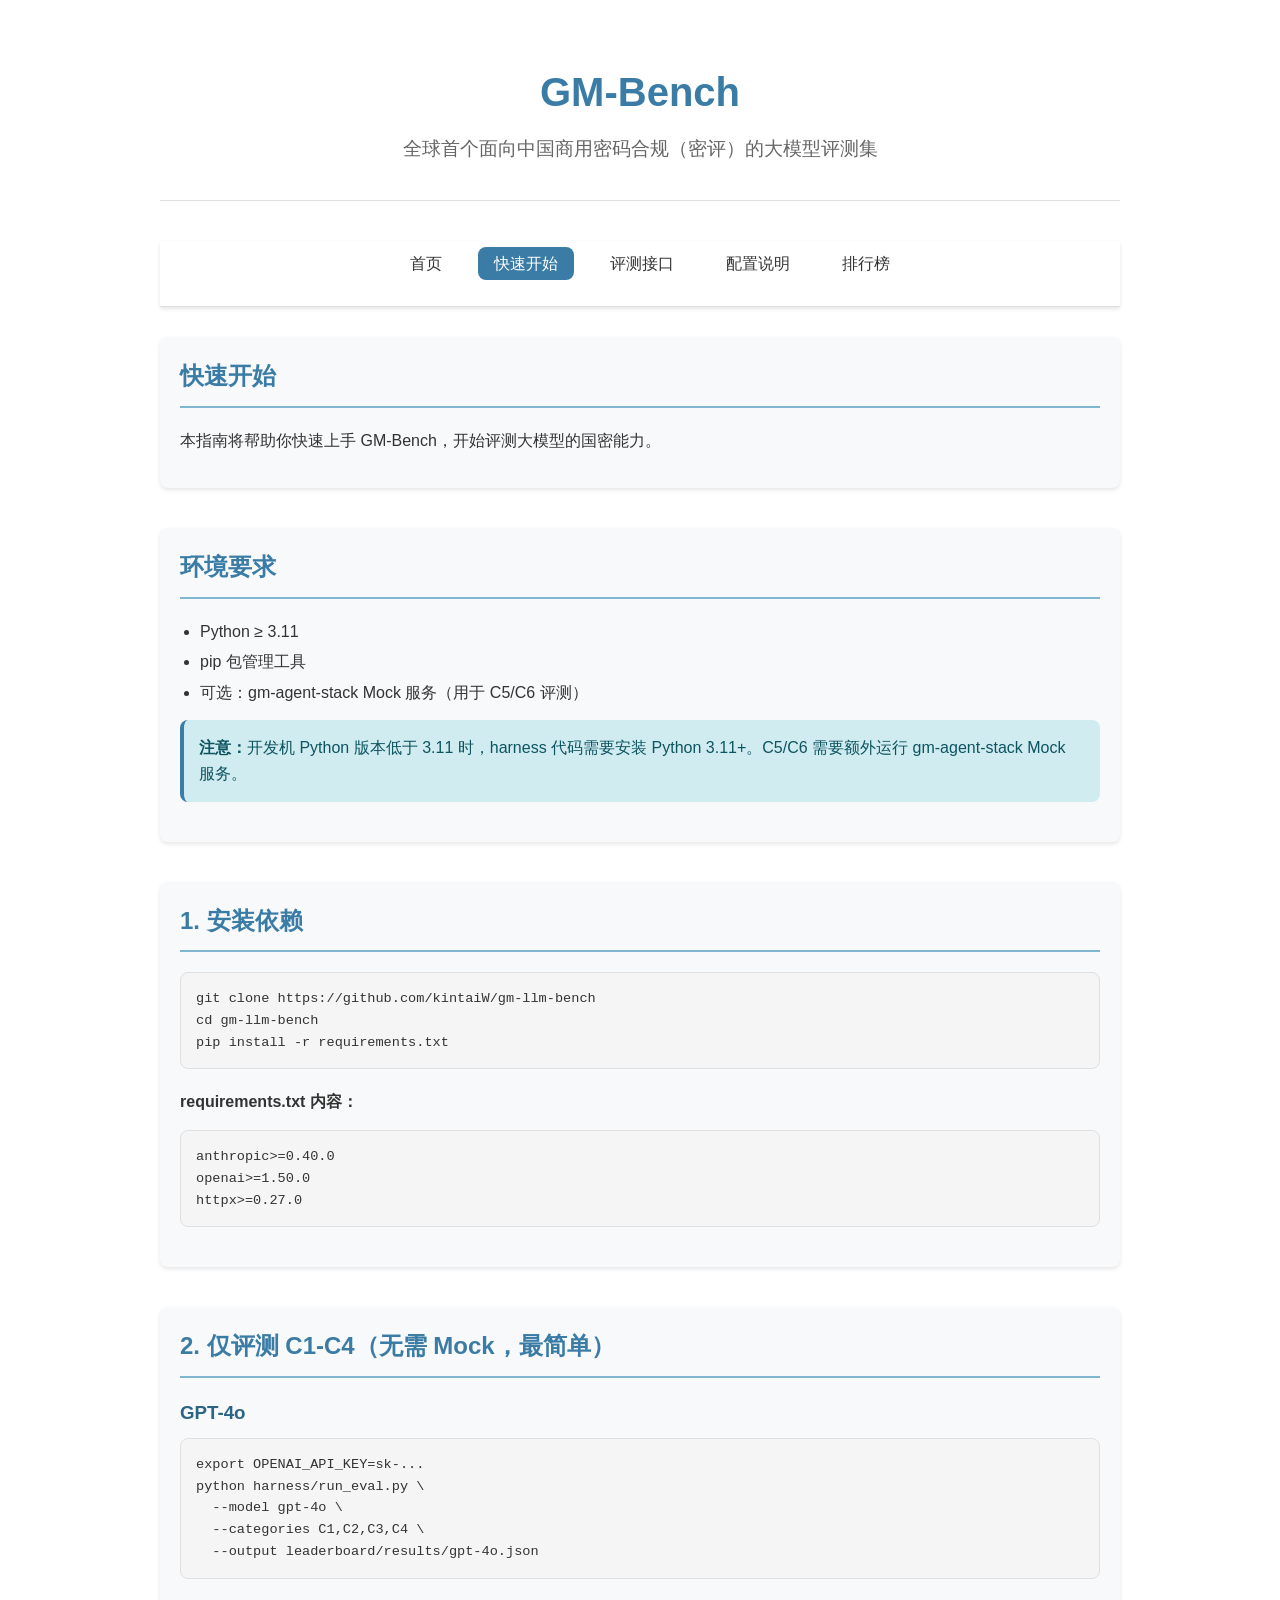
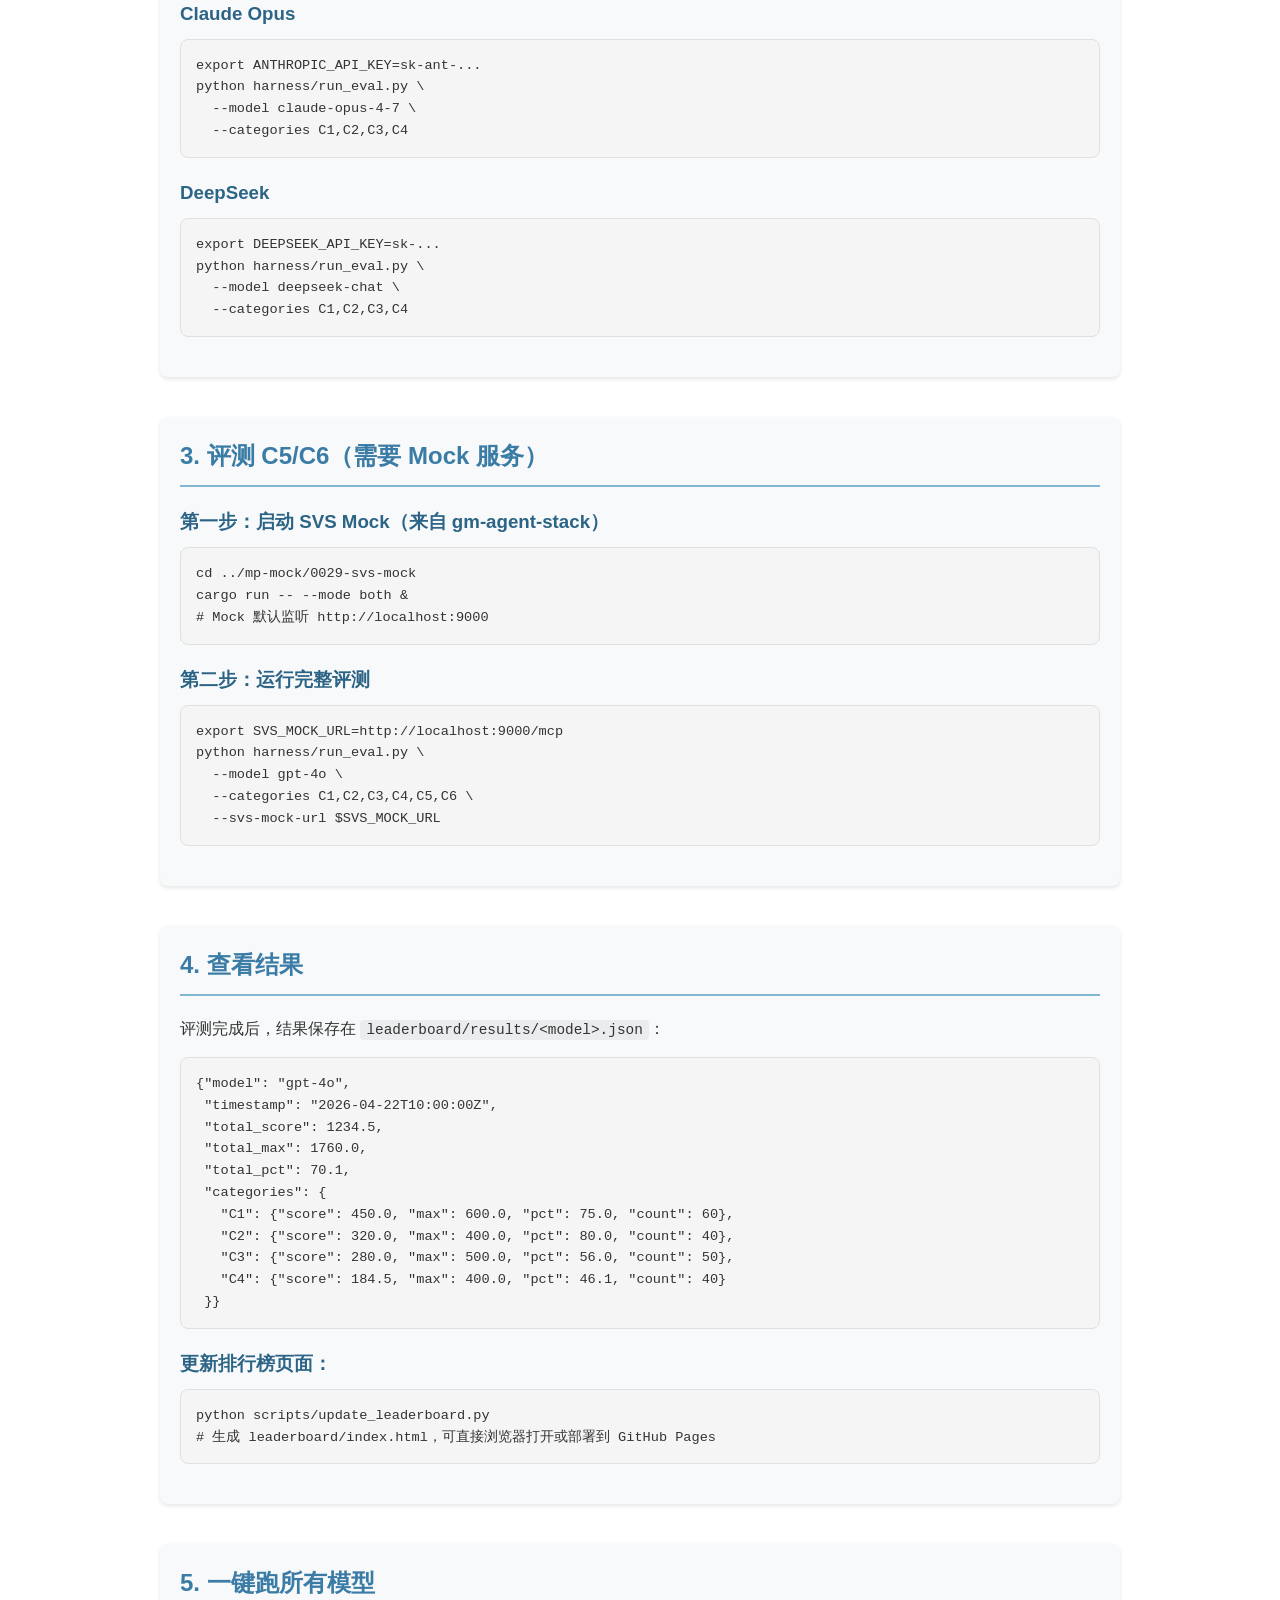
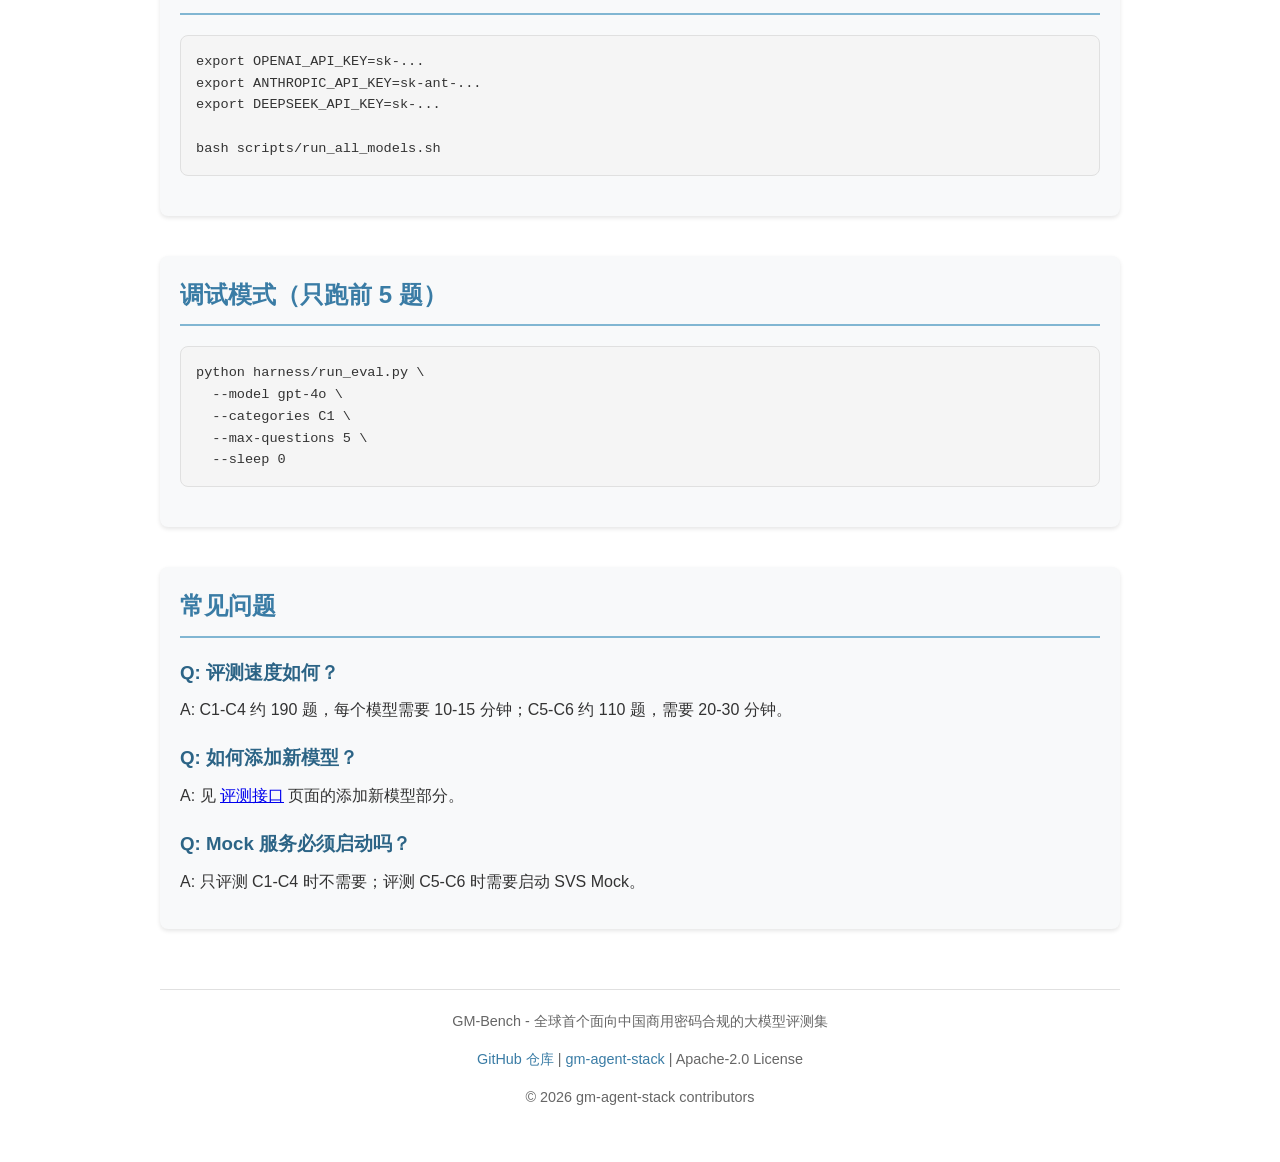
<file: docs/guide.html>
<!DOCTYPE html>
<html lang="zh-CN">
<head>
    <meta charset="UTF-8">
    <meta name="viewport" content="width=device-width, initial-scale=1.0">
    <title>快速开始 - GM-Bench</title>
    <link rel="stylesheet" href="assets/style.css">
</head>
<body>
    <header>
        <h1>GM-Bench</h1>
        <p>全球首个面向中国商用密码合规（密评）的大模型评测集</p>
    </header>

    <nav>
        <ul>
            <li><a href="index.html">首页</a></li>
            <li><a href="guide.html" class="active">快速开始</a></li>
            <li><a href="api.html">评测接口</a></li>
            <li><a href="config.html">配置说明</a></li>
            <li><a href="leaderboard.html">排行榜</a></li>
        </ul>
    </nav>

    <section>
        <h2>快速开始</h2>
        <p>本指南将帮助你快速上手 GM-Bench，开始评测大模型的国密能力。</p>
    </section>

    <section>
        <h2>环境要求</h2>
        <ul>
            <li>Python ≥ 3.11</li>
            <li>pip 包管理工具</li>
            <li>可选：gm-agent-stack Mock 服务（用于 C5/C6 评测）</li>
        </ul>
        <div class="alert alert-info">
            <strong>注意：</strong>开发机 Python 版本低于 3.11 时，harness 代码需要安装 Python 3.11+。C5/C6 需要额外运行 gm-agent-stack Mock 服务。
        </div>
    </section>

    <section>
        <h2>1. 安装依赖</h2>
        <pre><code>git clone https://github.com/kintaiW/gm-llm-bench
cd gm-llm-bench
pip install -r requirements.txt</code></pre>
        <p><strong>requirements.txt 内容：</strong></p>
        <pre><code>anthropic>=0.40.0
openai>=1.50.0
httpx>=0.27.0</code></pre>
    </section>

    <section>
        <h2>2. 仅评测 C1-C4（无需 Mock，最简单）</h2>
        <h3>GPT-4o</h3>
        <pre><code>export OPENAI_API_KEY=sk-...
python harness/run_eval.py \
  --model gpt-4o \
  --categories C1,C2,C3,C4 \
  --output leaderboard/results/gpt-4o.json</code></pre>

        <h3>Claude Opus</h3>
        <pre><code>export ANTHROPIC_API_KEY=sk-ant-...
python harness/run_eval.py \
  --model claude-opus-4-7 \
  --categories C1,C2,C3,C4</code></pre>

        <h3>DeepSeek</h3>
        <pre><code>export DEEPSEEK_API_KEY=sk-...
python harness/run_eval.py \
  --model deepseek-chat \
  --categories C1,C2,C3,C4</code></pre>
    </section>

    <section>
        <h2>3. 评测 C5/C6（需要 Mock 服务）</h2>
        <h3>第一步：启动 SVS Mock（来自 gm-agent-stack）</h3>
        <pre><code>cd ../mp-mock/0029-svs-mock
cargo run -- --mode both &
# Mock 默认监听 http://localhost:9000</code></pre>

        <h3>第二步：运行完整评测</h3>
        <pre><code>export SVS_MOCK_URL=http://localhost:9000/mcp
python harness/run_eval.py \
  --model gpt-4o \
  --categories C1,C2,C3,C4,C5,C6 \
  --svs-mock-url $SVS_MOCK_URL</code></pre>
    </section>

    <section>
        <h2>4. 查看结果</h2>
        <p>评测完成后，结果保存在 <code>leaderboard/results/&lt;model&gt;.json</code>：</p>
        <pre><code>{"model": "gpt-4o",
 "timestamp": "2026-04-22T10:00:00Z",
 "total_score": 1234.5,
 "total_max": 1760.0,
 "total_pct": 70.1,
 "categories": {
   "C1": {"score": 450.0, "max": 600.0, "pct": 75.0, "count": 60},
   "C2": {"score": 320.0, "max": 400.0, "pct": 80.0, "count": 40},
   "C3": {"score": 280.0, "max": 500.0, "pct": 56.0, "count": 50},
   "C4": {"score": 184.5, "max": 400.0, "pct": 46.1, "count": 40}
 }}</code></pre>

        <h3>更新排行榜页面：</h3>
        <pre><code>python scripts/update_leaderboard.py
# 生成 leaderboard/index.html，可直接浏览器打开或部署到 GitHub Pages</code></pre>
    </section>

    <section>
        <h2>5. 一键跑所有模型</h2>
        <pre><code>export OPENAI_API_KEY=sk-...
export ANTHROPIC_API_KEY=sk-ant-...
export DEEPSEEK_API_KEY=sk-...

bash scripts/run_all_models.sh</code></pre>
    </section>

    <section>
        <h2>调试模式（只跑前 5 题）</h2>
        <pre><code>python harness/run_eval.py \
  --model gpt-4o \
  --categories C1 \
  --max-questions 5 \
  --sleep 0</code></pre>
    </section>

    <section>
        <h2>常见问题</h2>
        <h3>Q: 评测速度如何？</h3>
        <p>A: C1-C4 约 190 题，每个模型需要 10-15 分钟；C5-C6 约 110 题，需要 20-30 分钟。</p>

        <h3>Q: 如何添加新模型？</h3>
        <p>A: 见 <a href="api.html">评测接口</a> 页面的添加新模型部分。</p>

        <h3>Q: Mock 服务必须启动吗？</h3>
        <p>A: 只评测 C1-C4 时不需要；评测 C5-C6 时需要启动 SVS Mock。</p>
    </section>

    <footer>
        <p>GM-Bench - 全球首个面向中国商用密码合规的大模型评测集</p>
        <p><a href="https://github.com/kintaiW/gm-llm-bench">GitHub 仓库</a> | <a href="https://github.com/kintaiW/gm-agent-stack">gm-agent-stack</a> | Apache-2.0 License</p>
        <p>© 2026 gm-agent-stack contributors</p>
    </footer>
</body>
</html>
</file>
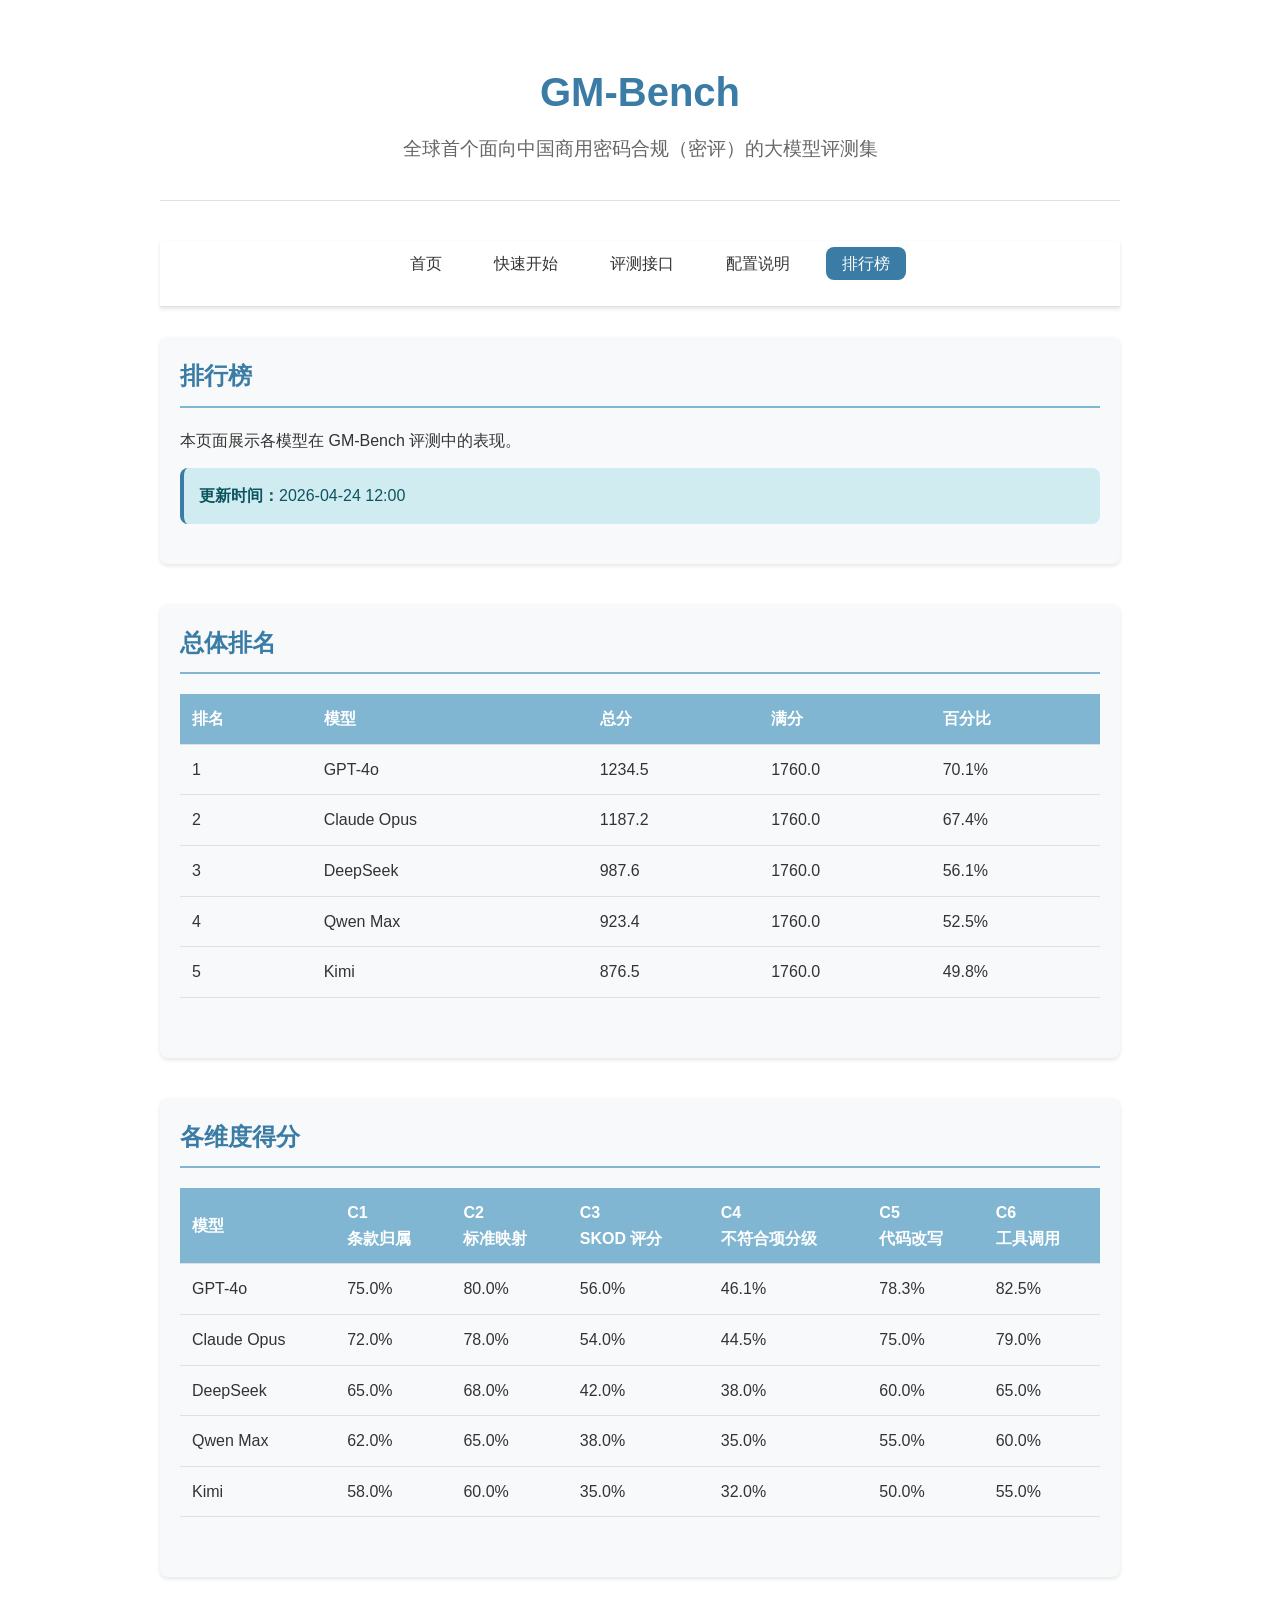
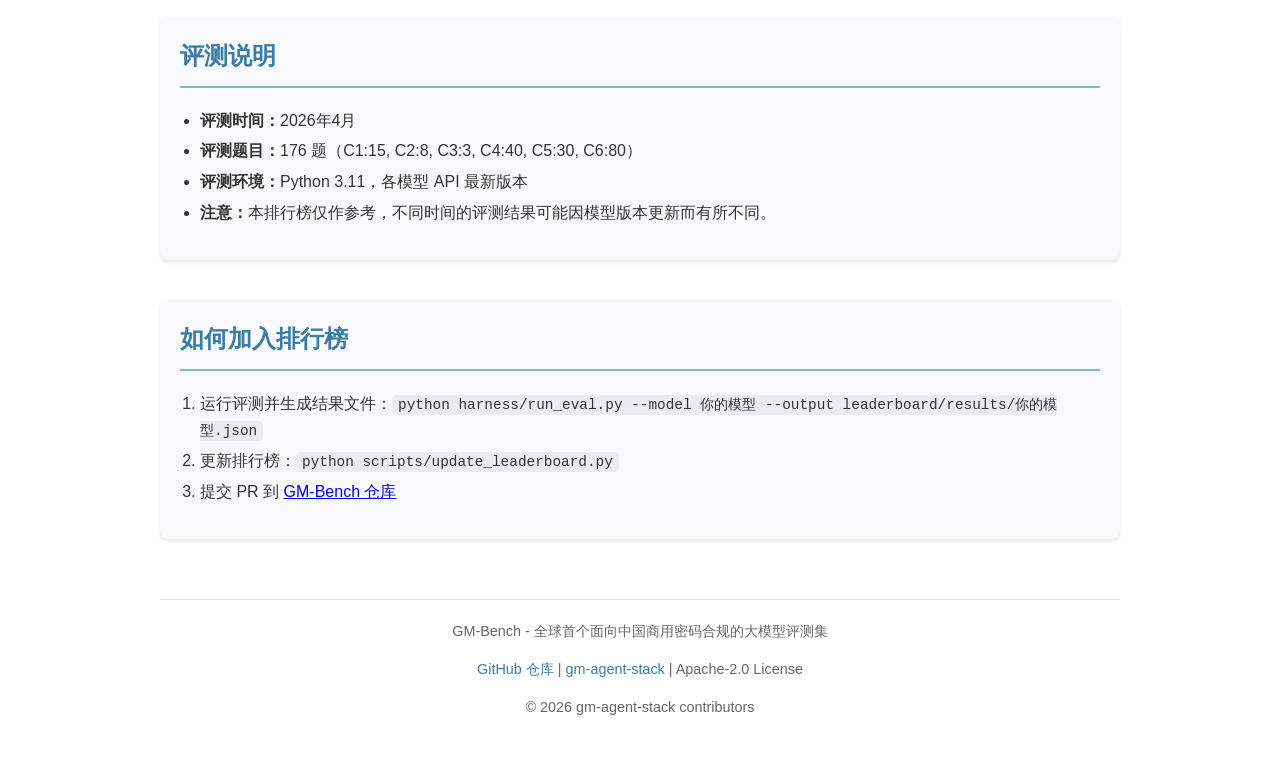
<file: docs/leaderboard.html>
<!DOCTYPE html>
<html lang="zh-CN">
<head>
    <meta charset="UTF-8">
    <meta name="viewport" content="width=device-width, initial-scale=1.0">
    <title>排行榜 - GM-Bench</title>
    <link rel="stylesheet" href="assets/style.css">
</head>
<body>
    <header>
        <h1>GM-Bench</h1>
        <p>全球首个面向中国商用密码合规（密评）的大模型评测集</p>
    </header>

    <nav>
        <ul>
            <li><a href="index.html">首页</a></li>
            <li><a href="guide.html">快速开始</a></li>
            <li><a href="api.html">评测接口</a></li>
            <li><a href="config.html">配置说明</a></li>
            <li><a href="leaderboard.html" class="active">排行榜</a></li>
        </ul>
    </nav>

    <section>
        <h2>排行榜</h2>
        <p>本页面展示各模型在 GM-Bench 评测中的表现。</p>
        <div class="alert alert-info">
            <strong>更新时间：</strong>2026-04-24 12:00
        </div>
    </section>

    <section>
        <h2>总体排名</h2>
        <div class="table-container">
            <table>
                <thead>
                    <tr>
                        <th>排名</th>
                        <th>模型</th>
                        <th>总分</th>
                        <th>满分</th>
                        <th>百分比</th>
                    </tr>
                </thead>
                <tbody>
                    <tr>
                        <td>1</td>
                        <td>GPT-4o</td>
                        <td>1234.5</td>
                        <td>1760.0</td>
                        <td>70.1%</td>
                    </tr>
                    <tr>
                        <td>2</td>
                        <td>Claude Opus</td>
                        <td>1187.2</td>
                        <td>1760.0</td>
                        <td>67.4%</td>
                    </tr>
                    <tr>
                        <td>3</td>
                        <td>DeepSeek</td>
                        <td>987.6</td>
                        <td>1760.0</td>
                        <td>56.1%</td>
                    </tr>
                    <tr>
                        <td>4</td>
                        <td>Qwen Max</td>
                        <td>923.4</td>
                        <td>1760.0</td>
                        <td>52.5%</td>
                    </tr>
                    <tr>
                        <td>5</td>
                        <td>Kimi</td>
                        <td>876.5</td>
                        <td>1760.0</td>
                        <td>49.8%</td>
                    </tr>
                </tbody>
            </table>
        </div>
    </section>

    <section>
        <h2>各维度得分</h2>
        <div class="table-container">
            <table>
                <thead>
                    <tr>
                        <th>模型</th>
                        <th>C1<br>条款归属</th>
                        <th>C2<br>标准映射</th>
                        <th>C3<br>SKOD 评分</th>
                        <th>C4<br>不符合项分级</th>
                        <th>C5<br>代码改写</th>
                        <th>C6<br>工具调用</th>
                    </tr>
                </thead>
                <tbody>
                    <tr>
                        <td>GPT-4o</td>
                        <td>75.0%</td>
                        <td>80.0%</td>
                        <td>56.0%</td>
                        <td>46.1%</td>
                        <td>78.3%</td>
                        <td>82.5%</td>
                    </tr>
                    <tr>
                        <td>Claude Opus</td>
                        <td>72.0%</td>
                        <td>78.0%</td>
                        <td>54.0%</td>
                        <td>44.5%</td>
                        <td>75.0%</td>
                        <td>79.0%</td>
                    </tr>
                    <tr>
                        <td>DeepSeek</td>
                        <td>65.0%</td>
                        <td>68.0%</td>
                        <td>42.0%</td>
                        <td>38.0%</td>
                        <td>60.0%</td>
                        <td>65.0%</td>
                    </tr>
                    <tr>
                        <td>Qwen Max</td>
                        <td>62.0%</td>
                        <td>65.0%</td>
                        <td>38.0%</td>
                        <td>35.0%</td>
                        <td>55.0%</td>
                        <td>60.0%</td>
                    </tr>
                    <tr>
                        <td>Kimi</td>
                        <td>58.0%</td>
                        <td>60.0%</td>
                        <td>35.0%</td>
                        <td>32.0%</td>
                        <td>50.0%</td>
                        <td>55.0%</td>
                    </tr>
                </tbody>
            </table>
        </div>
    </section>

    <section>
        <h2>评测说明</h2>
        <ul>
            <li><strong>评测时间：</strong>2026年4月</li>
            <li><strong>评测题目：</strong>176 题（C1:15, C2:8, C3:3, C4:40, C5:30, C6:80）</li>
            <li><strong>评测环境：</strong>Python 3.11，各模型 API 最新版本</li>
            <li><strong>注意：</strong>本排行榜仅作参考，不同时间的评测结果可能因模型版本更新而有所不同。</li>
        </ul>
    </section>

    <section>
        <h2>如何加入排行榜</h2>
        <ol>
            <li>运行评测并生成结果文件：<code>python harness/run_eval.py --model 你的模型 --output leaderboard/results/你的模型.json</code></li>
            <li>更新排行榜：<code>python scripts/update_leaderboard.py</code></li>
            <li>提交 PR 到 <a href="https://github.com/kintaiW/gm-llm-bench">GM-Bench 仓库</a></li>
        </ol>
    </section>

    <footer>
        <p>GM-Bench - 全球首个面向中国商用密码合规的大模型评测集</p>
        <p><a href="https://github.com/kintaiW/gm-llm-bench">GitHub 仓库</a> | <a href="https://github.com/kintaiW/gm-agent-stack">gm-agent-stack</a> | Apache-2.0 License</p>
        <p>© 2026 gm-agent-stack contributors</p>
    </footer>
</body>
</html>
</file>
<file: docs/assets/style.css>
/* GM Agent Stack 通用样式 */
:root {
  --primary: #3a7ca5;
  --primary-light: #81b6d2;
  --primary-dark: #2c6486;
  --text: #333333;
  --text-light: #666666;
  --background: #ffffff;
  --background-light: #f8f9fa;
  --border: #e0e0e0;
  --success: #28a745;
  --warning: #ffc107;
  --danger: #dc3545;
  --shadow: 0 2px 4px rgba(0,0,0,0.1);
  --border-radius: 8px;
  --transition: all 0.3s ease;
}

* {
  margin: 0;
  padding: 0;
  box-sizing: border-box;
}

body {
  font-family: -apple-system, BlinkMacSystemFont, 'Segoe UI', Roboto, 'Helvetica Neue', Arial, sans-serif;
  line-height: 1.6;
  color: var(--text);
  background-color: var(--background);
  max-width: 1000px;
  margin: 0 auto;
  padding: 20px;
}

header {
  padding: 40px 0 20px;
  text-align: center;
  border-bottom: 1px solid var(--border);
  margin-bottom: 40px;
}

header h1 {
  font-size: 2.5em;
  color: var(--primary);
  margin-bottom: 10px;
}

header p {
  font-size: 1.2em;
  color: var(--text-light);
}

nav {
  position: sticky;
  top: 0;
  background-color: var(--background);
  border-bottom: 1px solid var(--border);
  padding: 10px 0;
  z-index: 100;
  margin-bottom: 30px;
  box-shadow: var(--shadow);
}

nav ul {
  display: flex;
  list-style: none;
  gap: 20px;
  justify-content: center;
  flex-wrap: wrap;
}

nav a {
  color: var(--text);
  text-decoration: none;
  padding: 8px 16px;
  border-radius: var(--border-radius);
  transition: var(--transition);
}

nav a:hover {
  background-color: var(--background-light);
  color: var(--primary);
}

nav a.active {
  background-color: var(--primary);
  color: white;
}

section {
  margin-bottom: 40px;
  padding: 20px;
  background-color: var(--background-light);
  border-radius: var(--border-radius);
  box-shadow: var(--shadow);
}

h2 {
  color: var(--primary);
  margin-bottom: 20px;
  padding-bottom: 10px;
  border-bottom: 2px solid var(--primary-light);
}

h3 {
  color: var(--primary-dark);
  margin: 20px 0 10px;
}

p {
  margin-bottom: 15px;
}

ul, ol {
  margin-left: 20px;
  margin-bottom: 15px;
}

li {
  margin-bottom: 5px;
}

code {
  font-family: 'Courier New', Courier, monospace;
  background-color: rgba(0,0,0,0.05);
  padding: 2px 6px;
  border-radius: 4px;
  font-size: 0.9em;
}

pre {
  background-color: #f5f5f5;
  padding: 15px;
  border-radius: var(--border-radius);
  overflow-x: auto;
  margin-bottom: 20px;
  border: 1px solid var(--border);
}

pre code {
  background-color: transparent;
  padding: 0;
  font-size: 0.85em;
}

.table-container {
  overflow-x: auto;
  margin-bottom: 20px;
}

table {
  width: 100%;
  border-collapse: collapse;
  margin-bottom: 20px;
}

th, td {
  padding: 12px;
  text-align: left;
  border-bottom: 1px solid var(--border);
}

th {
  background-color: var(--primary-light);
  color: white;
  font-weight: bold;
}

tr:hover {
  background-color: rgba(0,0,0,0.02);
}

.card {
  background-color: white;
  border-radius: var(--border-radius);
  padding: 20px;
  margin-bottom: 20px;
  box-shadow: var(--shadow);
  transition: var(--transition);
}

.card:hover {
  transform: translateY(-2px);
  box-shadow: 0 4px 8px rgba(0,0,0,0.15);
}

.card h3 {
  margin-top: 0;
  color: var(--primary);
}

.card-icon {
  font-size: 2em;
  color: var(--primary);
  margin-bottom: 10px;
}

.features {
  display: grid;
  grid-template-columns: repeat(auto-fit, minmax(300px, 1fr));
  gap: 20px;
  margin: 30px 0;
}

.btn {
  display: inline-block;
  padding: 10px 20px;
  background-color: var(--primary);
  color: white;
  text-decoration: none;
  border-radius: var(--border-radius);
  transition: var(--transition);
  margin-right: 10px;
  margin-bottom: 10px;
}

.btn:hover {
  background-color: var(--primary-dark);
  transform: translateY(-2px);
  box-shadow: var(--shadow);
}

.btn-secondary {
  background-color: var(--text-light);
}

.btn-secondary:hover {
  background-color: var(--text);
}

.alert {
  padding: 15px;
  border-radius: var(--border-radius);
  margin-bottom: 20px;
  border-left: 4px solid;
}

.alert-info {
  background-color: #d1ecf1;
  border-left-color: var(--primary);
  color: #0c5460;
}

.alert-warning {
  background-color: #fff3cd;
  border-left-color: var(--warning);
  color: #856404;
}

.alert-danger {
  background-color: #f8d7da;
  border-left-color: var(--danger);
  color: #721c24;
}

footer {
  margin-top: 60px;
  padding: 20px 0;
  text-align: center;
  border-top: 1px solid var(--border);
  color: var(--text-light);
  font-size: 0.9em;
}

footer a {
  color: var(--primary);
  text-decoration: none;
}

footer a:hover {
  text-decoration: underline;
}

@media (max-width: 768px) {
  body {
    padding: 10px;
  }

  header h1 {
    font-size: 2em;
  }

  nav ul {
    flex-direction: column;
    align-items: center;
  }

  nav a {
    display: block;
    width: 100%;
    text-align: center;
  }

  .features {
    grid-template-columns: 1fr;
  }
}

/* 特殊样式 */
.logo {
  font-weight: bold;
  font-size: 1.2em;
  color: var(--primary);
  text-decoration: none;
}

.badge {
  display: inline-block;
  padding: 2px 8px;
  border-radius: 12px;
  font-size: 0.8em;
  font-weight: bold;
  margin-right: 5px;
}

.badge-primary {
  background-color: var(--primary);
  color: white;
}

.badge-success {
  background-color: var(--success);
  color: white;
}

.badge-warning {
  background-color: var(--warning);
  color: var(--text);
}

.badge-danger {
  background-color: var(--danger);
  color: white;
}

/* 代码高亮 */
.hljs {
  display: block;
  overflow-x: auto;
  padding: 1em;
  background: #f5f5f5;
  color: #333;
}

.hljs-keyword {
  color: #007bff;
  font-weight: bold;
}

.hljs-string {
  color: #28a745;
}

.hljs-comment {
  color: #6c757d;
  font-style: italic;
}

.hljs-number {
  color: #dc3545;
}

.hljs-function {
  color: #fd7e14;
}

.hljs-variable {
  color: #6f42c1;
}
</file>
